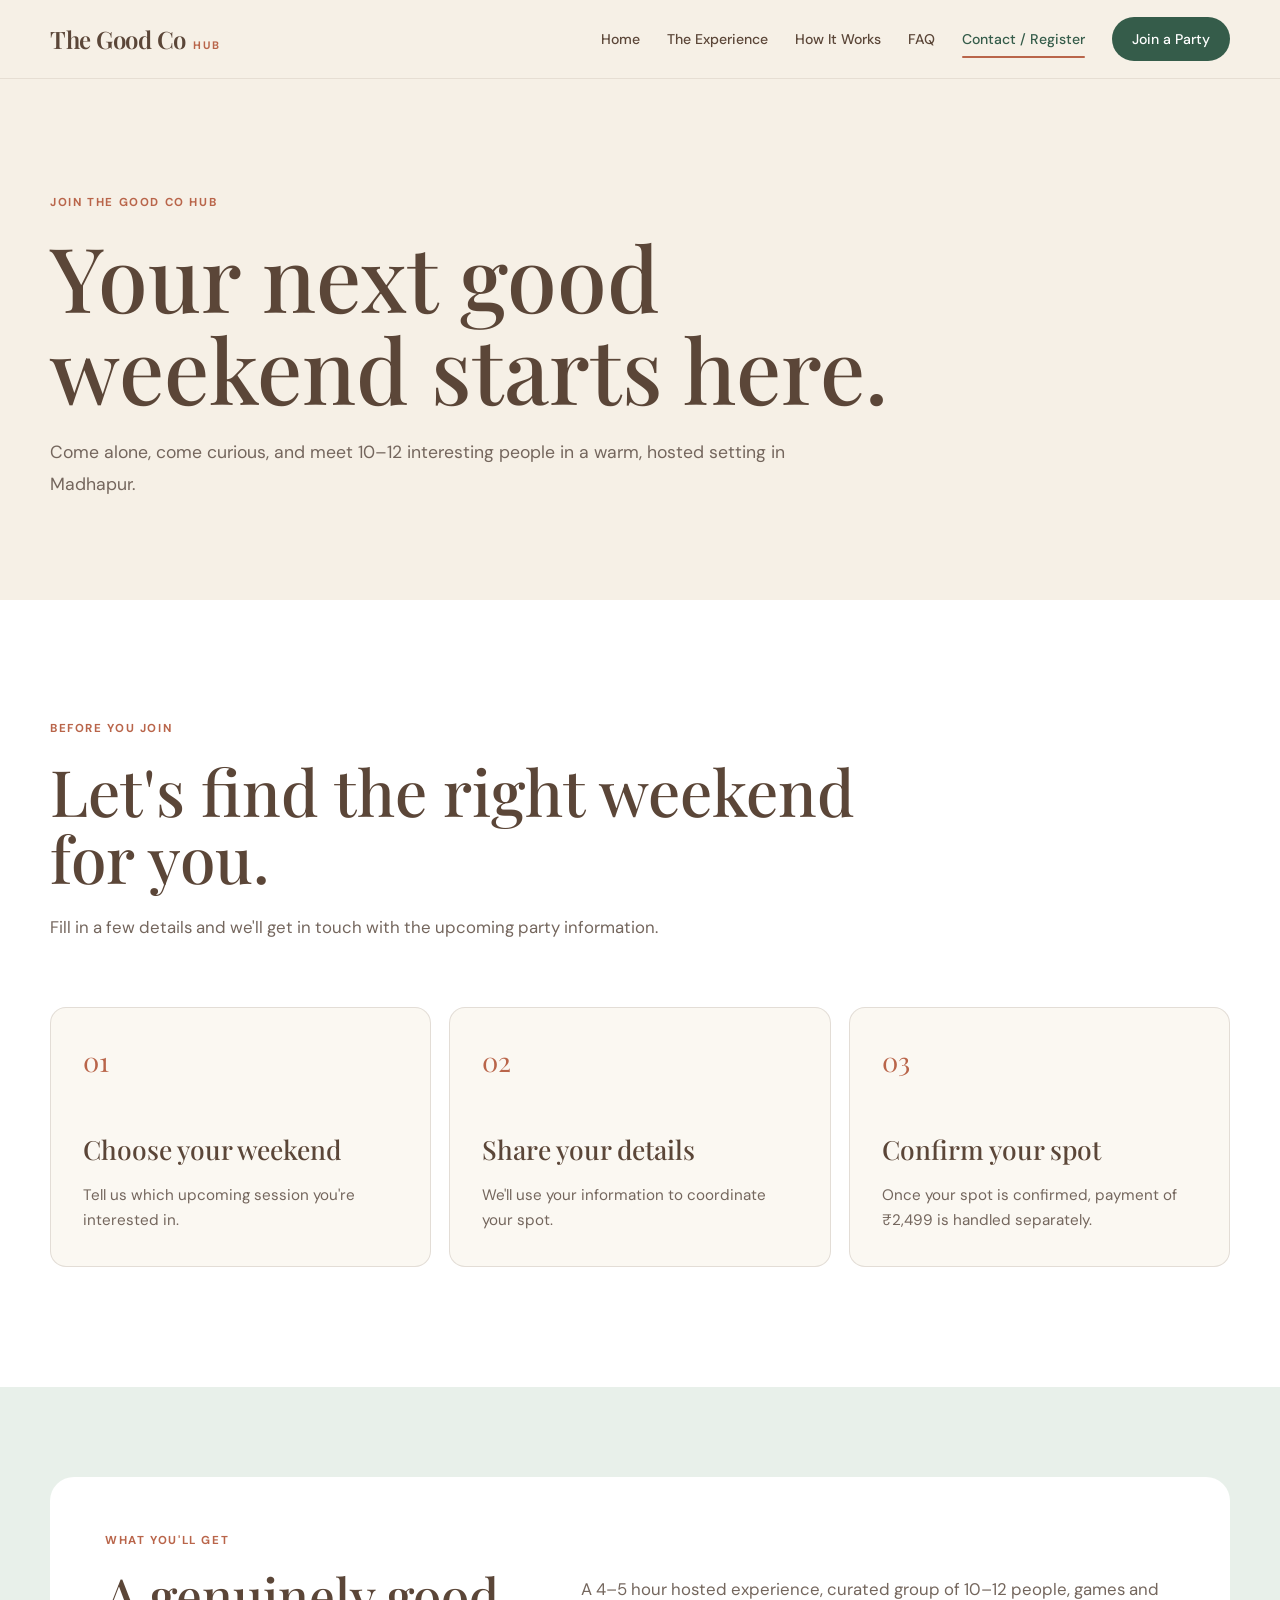
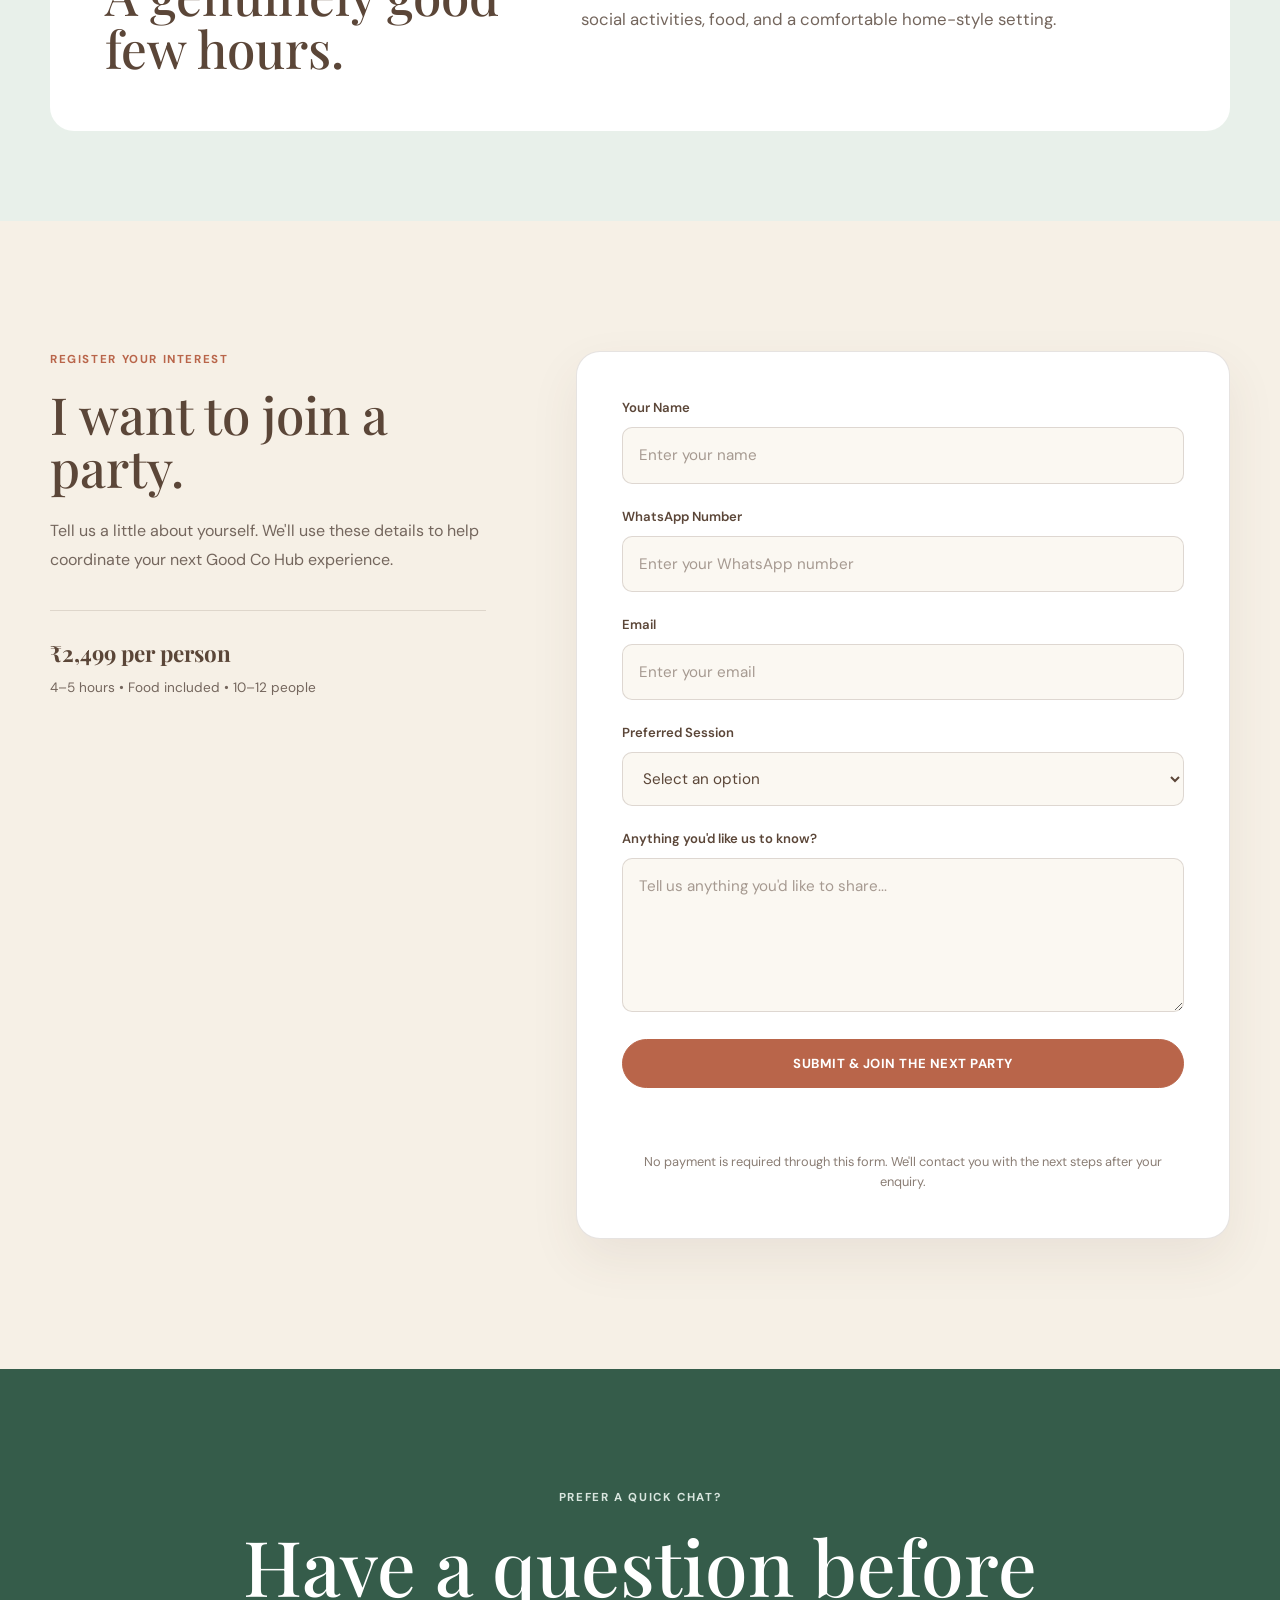
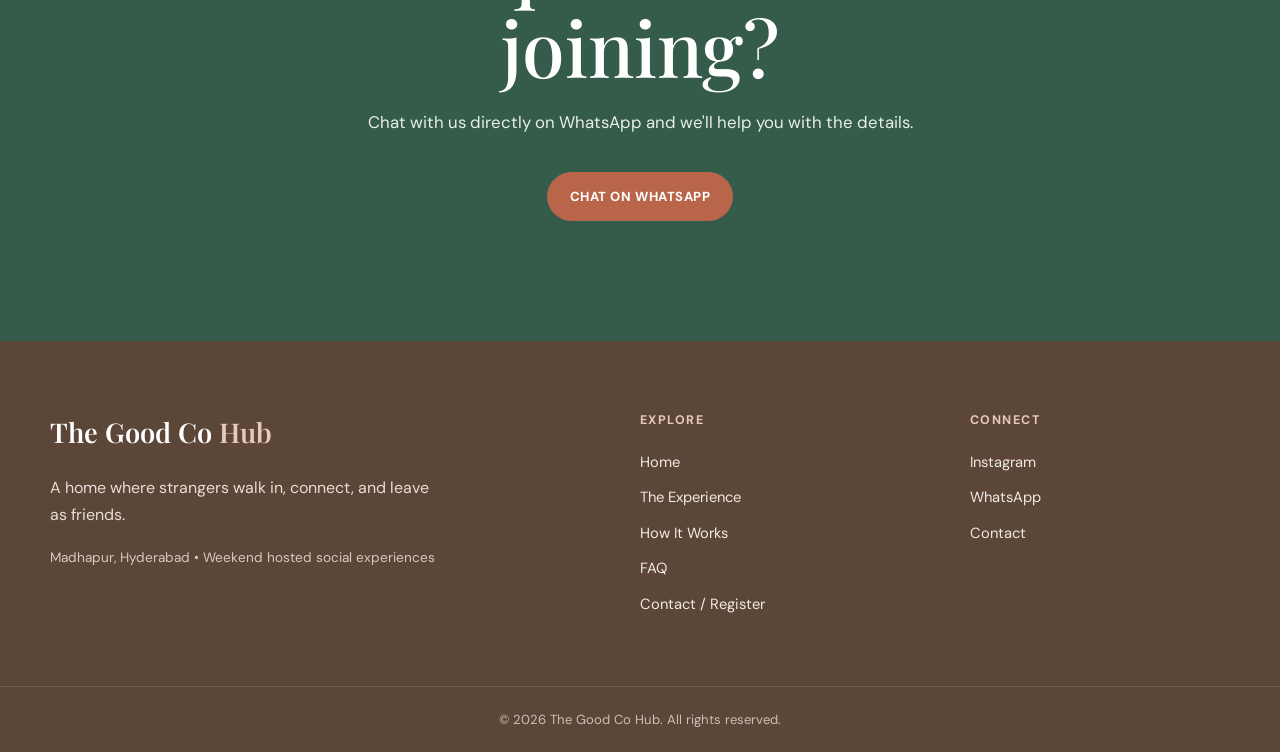
<file: contact.html>
<!DOCTYPE html>
<html lang="en">

<head>

    <meta charset="UTF-8">
    <meta
        name="viewport"
        content="width=device-width, initial-scale=1.0"
    >

    <meta
        name="description"
        content="Join The Good Co Hub — register your interest for a weekend social experience in Madhapur, Hyderabad."
    >

    <title>Join a Party | The Good Co Hub</title>


    <!-- Google Fonts -->

    <link rel="preconnect" href="https://fonts.googleapis.com">
    <link
        rel="preconnect"
        href="https://fonts.gstatic.com"
        crossorigin
    >

    <link
        href="https://fonts.googleapis.com/css2?family=DM+Sans:wght@400;500;600;700&family=Playfair+Display:wght@500;600&display=swap"
        rel="stylesheet"
    >


    <!-- CSS -->

    <link
        rel="stylesheet"
        href="css/style.css"
    >

    <link
        rel="stylesheet"
        href="css/responsive.css"
    >

</head>


<body>


    <!-- =========================================
         NAVBAR
         ========================================= -->

    <header class="navbar">

        <div class="container nav-container">

            <a
                href="index.html"
                class="brand"
            >
                <span>The Good Co</span>
                <strong>HUB</strong>
            </a>


            <nav class="nav-menu">

                <a href="index.html">
                    Home
                </a>

                <a href="experience.html">
                    The Experience
                </a>

                <a href="how-it-works.html">
                    How It Works
                </a>

                <a href="faq.html">
                    FAQ
                </a>

                <a
                    href="contact.html"
                    class="active"
                >
                    Contact / Register
                </a>

                <a
                    href="contact.html"
                    class="nav-cta"
                >
                    Join a Party
                </a>

            </nav>


            <button
                class="menu-toggle"
                type="button"
                aria-label="Open menu"
                aria-expanded="false"
            >
                ☰
            </button>

        </div>

    </header>



    <!-- =========================================
         MAIN
         ========================================= -->

    <main>


        <!-- =========================================
             CONTACT HERO
             ========================================= -->

        <section class="contact-hero">

            <div class="container">

                <div class="contact-hero-content">

                    <p class="section-eyebrow">
                        JOIN THE GOOD CO HUB
                    </p>

                    <h1>
                        Your next good weekend starts here.
                    </h1>

                    <p>
                        Come alone, come curious, and meet 10–12
                        interesting people in a warm, hosted setting
                        in Madhapur.
                    </p>

                </div>

            </div>

        </section>



        <!-- =========================================
             BEFORE YOU JOIN
             ========================================= -->

        <section class="contact-process">

            <div class="container">

                <div class="contact-process-heading">

                    <p class="section-eyebrow">
                        BEFORE YOU JOIN
                    </p>

                    <h2>
                        Let's find the right weekend for you.
                    </h2>

                    <p>
                        Fill in a few details and we'll get in touch
                        with the upcoming party information.
                    </p>

                </div>


                <div class="contact-process-grid">


                    <article class="contact-process-card">

                        <span>01</span>

                        <h3>
                            Choose your weekend
                        </h3>

                        <p>
                            Tell us which upcoming session
                            you're interested in.
                        </p>

                    </article>


                    <article class="contact-process-card">

                        <span>02</span>

                        <h3>
                            Share your details
                        </h3>

                        <p>
                            We'll use your information to
                            coordinate your spot.
                        </p>

                    </article>


                    <article class="contact-process-card">

                        <span>03</span>

                        <h3>
                            Confirm your spot
                        </h3>

                        <p>
                            Once your spot is confirmed,
                            payment of ₹2,499 is handled separately.
                        </p>

                    </article>

                </div>

            </div>

        </section>



        <!-- =========================================
             WHAT YOU GET
             ========================================= -->

        <section class="contact-included">

            <div class="container">

                <div class="contact-included-card">

                    <div>

                        <p class="section-eyebrow">
                            WHAT YOU'LL GET
                        </p>

                        <h2>
                            A genuinely good few hours.
                        </h2>

                    </div>


                    <p>
                        A 4–5 hour hosted experience, curated group
                        of 10–12 people, games and social activities,
                        food, and a comfortable home-style setting.
                    </p>

                </div>

            </div>

        </section>



        <!-- =========================================
             REGISTRATION
             ========================================= -->

        <section class="registration-section">

            <div class="container">

                <div class="registration-layout">


                    <!-- FORM INTRO -->

                    <div class="registration-intro">

                        <p class="section-eyebrow">
                            REGISTER YOUR INTEREST
                        </p>

                        <h2>
                            I want to join a party.
                        </h2>

                        <p>
                            Tell us a little about yourself.
                            We'll use these details to help
                            coordinate your next Good Co Hub experience.
                        </p>

                        <div class="registration-note">

                            <strong>
                                ₹2,499 per person
                            </strong>

                            <span>
                                4–5 hours • Food included • 10–12 people
                            </span>

                        </div>

                    </div>



                    <!-- FORM -->

                    <div class="registration-form-card">

                        <form
                            id="registrationForm"
                            class="registration-form"
                        >


                            <!-- NAME -->

                            <div class="form-group">

                                <label for="name">
                                    Your Name
                                </label>

                                <input
                                    type="text"
                                    id="name"
                                    name="name"
                                    placeholder="Enter your name"
                                    autocomplete="name"
                                    required
                                >

                            </div>



                            <!-- PHONE -->

                            <div class="form-group">

                                <label for="phone">
                                    WhatsApp Number
                                </label>

                                <input
                                    type="tel"
                                    id="phone"
                                    name="phone"
                                    placeholder="Enter your WhatsApp number"
                                    autocomplete="tel"
                                    required
                                >

                            </div>



                            <!-- EMAIL -->

                            <div class="form-group">

                                <label for="email">
                                    Email
                                </label>

                                <input
                                    type="email"
                                    id="email"
                                    name="email"
                                    placeholder="Enter your email"
                                    autocomplete="email"
                                    required
                                >

                            </div>



                            <!-- WEEKEND -->

                            <div class="form-group">

                                <label for="weekend">
                                    Preferred Session
                                </label>

                                <select
                                    id="weekend"
                                    name="weekend"
                                    required
                                >

                                    <option
                                        value=""
                                        selected
                                        disabled
                                    >
                                        Select an option
                                    </option>

                                    <option value="next-party">
                                        Next available party
                                    </option>

                                    <option value="saturday">
                                        Saturday
                                    </option>

                                    <option value="sunday">
                                        Sunday
                                    </option>

                                    <option value="either">
                                        Either Saturday or Sunday
                                    </option>

                                </select>

                            </div>



                            <!-- MESSAGE -->

                            <div class="form-group">

                                <label for="message">
                                    Anything you'd like us to know?
                                </label>

                                <textarea
                                    id="message"
                                    name="message"
                                    rows="5"
                                    placeholder="Tell us anything you'd like to share..."
                                ></textarea>

                            </div>



                            <!-- SUBMIT -->

                            <button
                                type="submit"
                                class="btn btn-primary registration-submit"
                            >
                                SUBMIT & JOIN THE NEXT PARTY
                            </button>


                            <p
                                id="formMessage"
                                class="form-message"
                            ></p>


                            <p class="form-note">
                                No payment is required through this form.
                                We'll contact you with the next steps
                                after your enquiry.
                            </p>

                        </form>

                    </div>

                </div>

            </div>

        </section>



        <!-- =========================================
             WHATSAPP CTA
             ========================================= -->

        <section class="contact-whatsapp">

            <div class="container">

                <div class="contact-whatsapp-content">

                    <p class="section-eyebrow">
                        PREFER A QUICK CHAT?
                    </p>

                    <h2>
                        Have a question before joining?
                    </h2>

                    <p>
                        Chat with us directly on WhatsApp and
                        we'll help you with the details.
                    </p>

                    <a
                        href="https://wa.me/916302106405"
                        target="_blank"
                        rel="noopener"
                        class="btn btn-primary"
                    >
                        CHAT ON WHATSAPP
                    </a>

                </div>

            </div>

        </section>


    </main>



    <!-- =========================================
         FOOTER
         ========================================= -->

    <footer class="site-footer">

        <div class="container footer-content">


            <div class="footer-brand">

                <a
                    href="index.html"
                    class="footer-logo"
                >
                    The Good Co <span>Hub</span>
                </a>

                <p>
                    A home where strangers walk in, connect,
                    and leave as friends.
                </p>

                <span>
                    Madhapur, Hyderabad • Weekend hosted social experiences
                </span>

            </div>



            <div class="footer-links">

                <h4>
                    Explore
                </h4>

                <a href="index.html">
                    Home
                </a>

                <a href="experience.html">
                    The Experience
                </a>

                <a href="how-it-works.html">
                    How It Works
                </a>

                <a href="faq.html">
                    FAQ
                </a>

                <a href="contact.html">
                    Contact / Register
                </a>

            </div>



            <div class="footer-social">

                <h4>
                    Connect
                </h4>

                <a href="#">
                    Instagram
                </a>

                <a
                    href="https://wa.me/916302106405"
                    target="_blank"
                    rel="noopener"
                >
                    WhatsApp
                </a>

                <a href="contact.html">
                    Contact
                </a>

            </div>


        </div>


        <div class="footer-bottom">

            <div class="container">

                <p>
                    © 2026 The Good Co Hub. All rights reserved.
                </p>

            </div>

        </div>

    </footer>



    <!-- JavaScript -->

    <script src="js/script.js"></script>

</body>

</html>
</file>
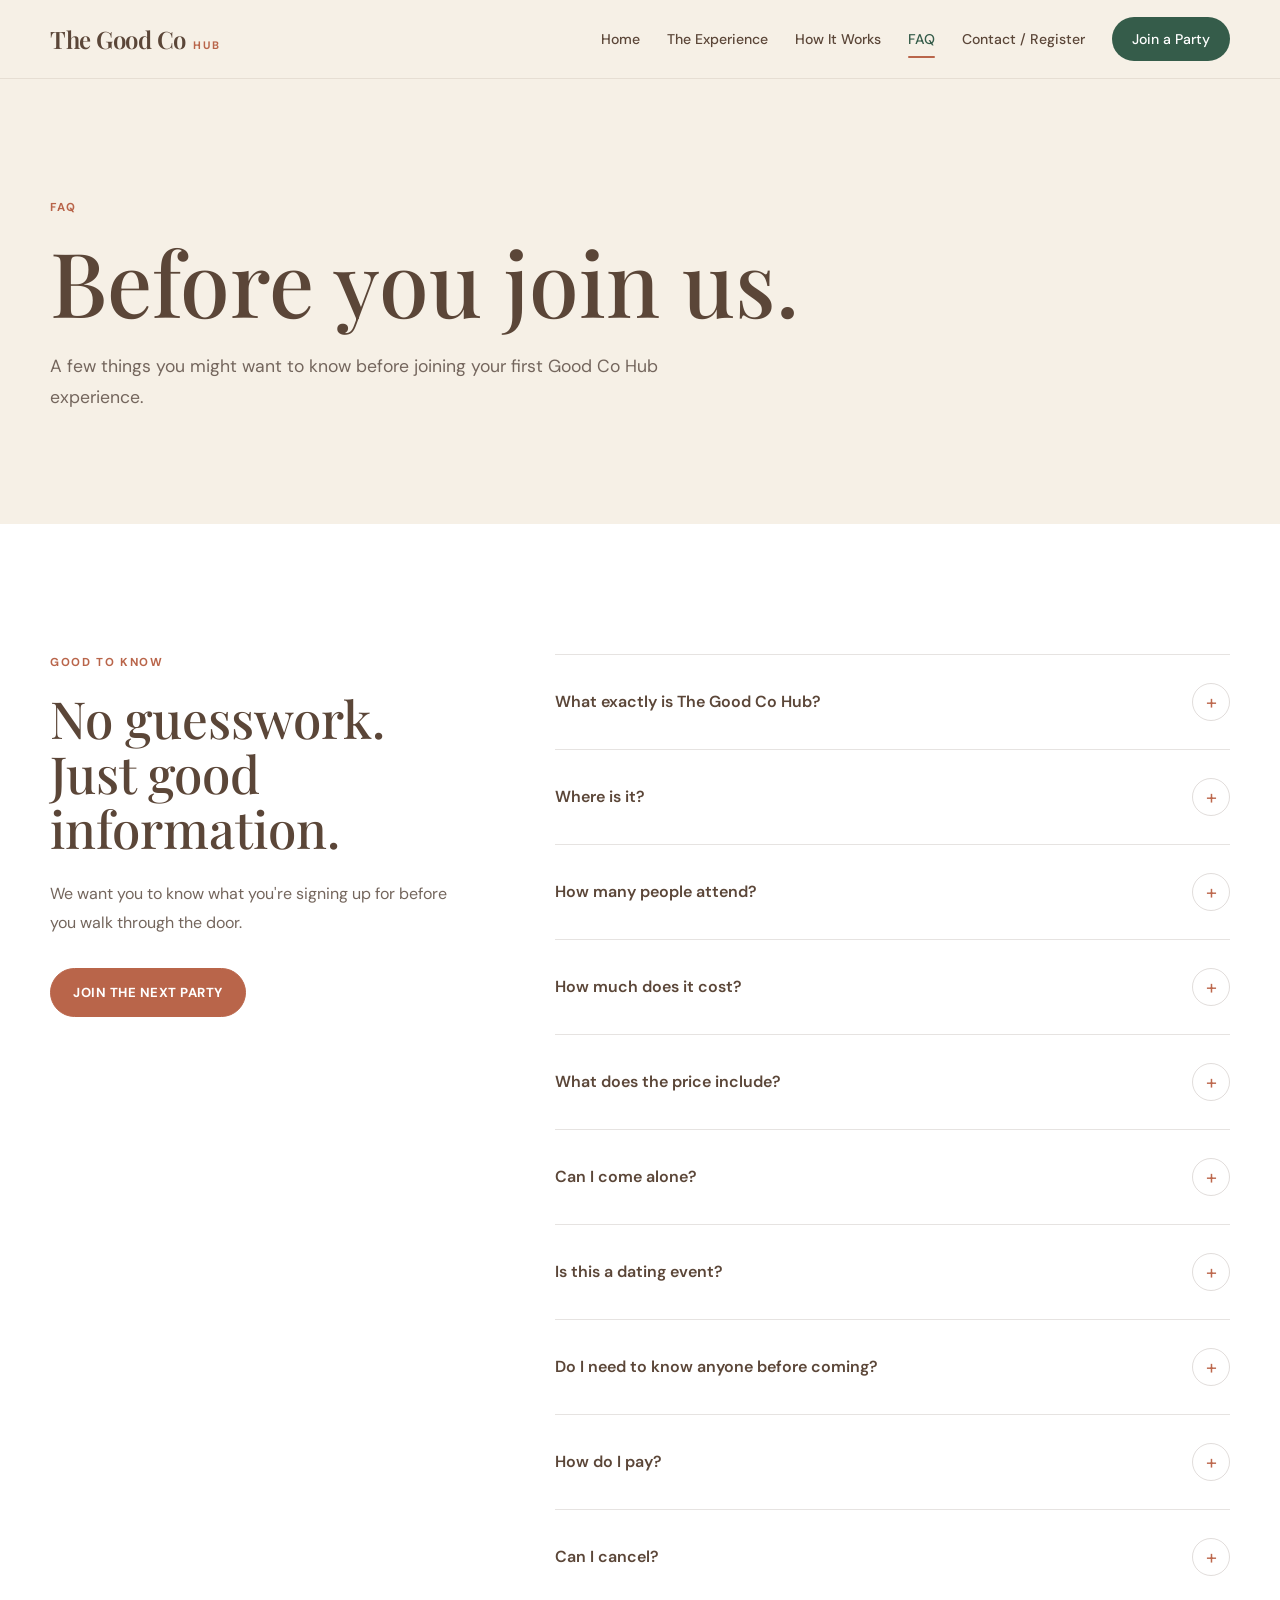
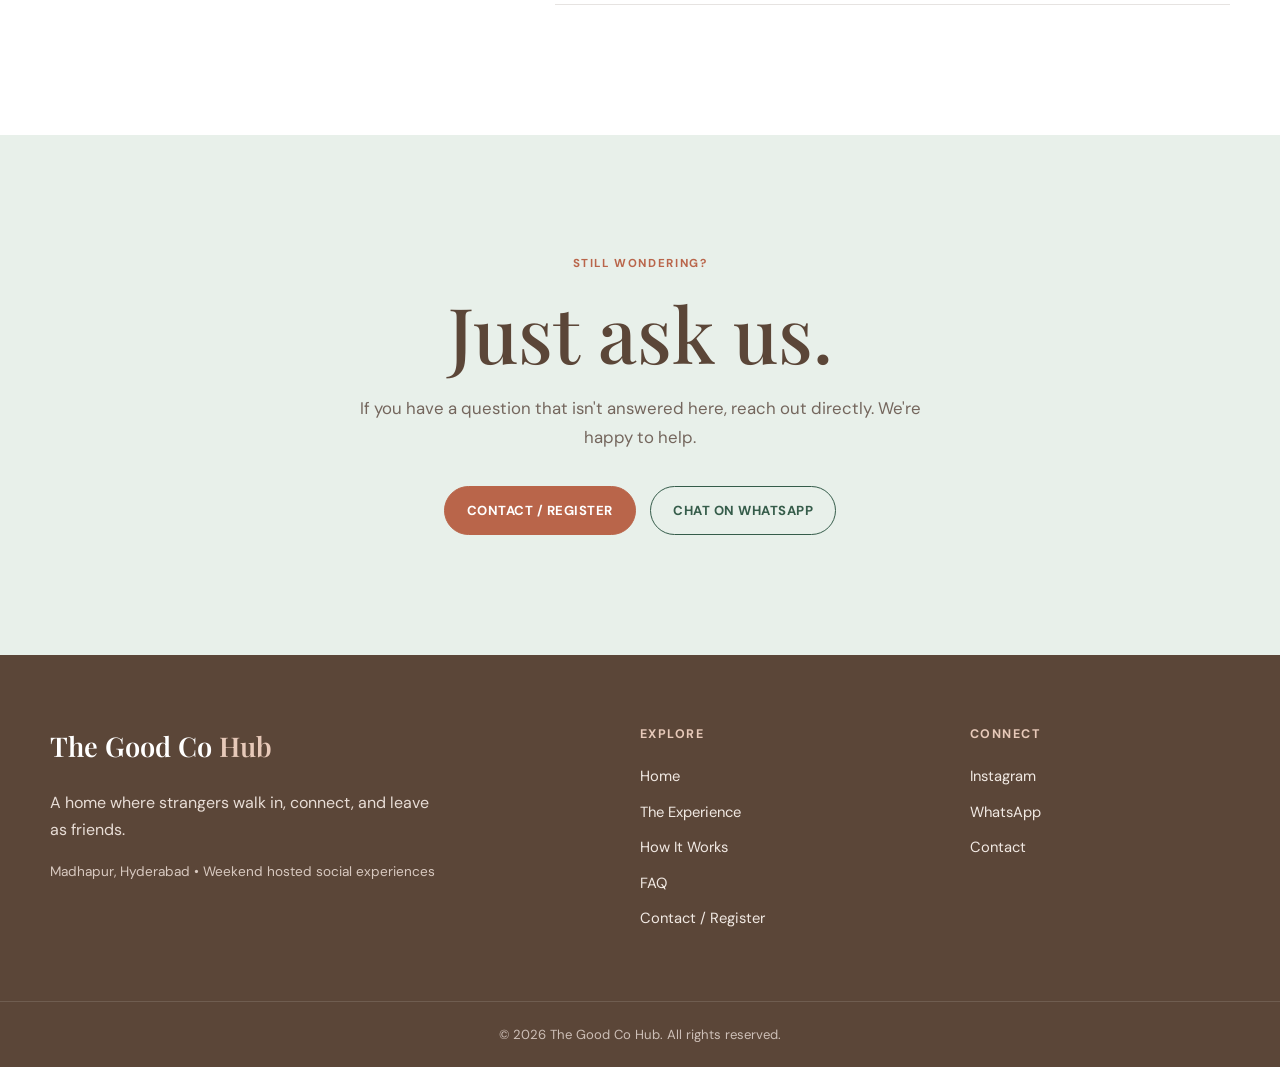
<file: faq.html>
<!DOCTYPE html>
<html lang="en">

<head>

    <meta charset="UTF-8">
    <meta name="viewport" content="width=device-width, initial-scale=1.0">

    <meta
        name="description"
        content="Frequently asked questions about The Good Co Hub weekend social experiences in Madhapur, Hyderabad."
    >

    <title>FAQ | The Good Co Hub</title>

    <!-- Google Fonts -->

    <link rel="preconnect" href="https://fonts.googleapis.com">
    <link rel="preconnect" href="https://fonts.gstatic.com" crossorigin>

    <link
        href="https://fonts.googleapis.com/css2?family=DM+Sans:wght@400;500;600;700&family=Playfair+Display:wght@500;600&display=swap"
        rel="stylesheet"
    >

    <!-- CSS -->

    <link rel="stylesheet" href="css/style.css">
    <link rel="stylesheet" href="css/responsive.css">

</head>


<body>


    <!-- =========================================
         NAVBAR
         ========================================= -->

    <header class="navbar">

        <div class="container nav-container">

            <a href="index.html" class="brand">

                <span>
                    The Good Co
                </span>

                <strong>
                    HUB
                </strong>

            </a>


            <nav class="nav-menu">

                <a href="index.html">
                    Home
                </a>

                <a href="experience.html">
                    The Experience
                </a>

                <a href="how-it-works.html">
                    How It Works
                </a>

                <a
                    href="faq.html"
                    class="active"
                >
                    FAQ
                </a>

                <a href="contact.html">
                    Contact / Register
                </a>

                <a
                    href="contact.html"
                    class="nav-cta"
                >
                    Join a Party
                </a>

            </nav>


            <button
                class="menu-toggle"
                type="button"
                aria-label="Open menu"
                aria-expanded="false"
            >
                ☰
            </button>

        </div>

    </header>



    <!-- =========================================
         MAIN
         ========================================= -->

    <main>


        <!-- =========================================
             FAQ HERO
             ========================================= -->

        <section class="faq-hero">

            <div class="container">

                <div class="faq-hero-content">

                    <p class="section-eyebrow">
                        FAQ
                    </p>

                    <h1>
                        Before you join us.
                    </h1>

                    <p>
                        A few things you might want to know
                        before joining your first Good Co Hub experience.
                    </p>

                </div>

            </div>

        </section>



        <!-- =========================================
             FAQ ACCORDION
             ========================================= -->

        <section class="faq-page-section">

            <div class="container">

                <div class="faq-page-grid">


                    <!-- LEFT -->

                    <div class="faq-page-intro">

                        <p class="section-eyebrow">
                            GOOD TO KNOW
                        </p>

                        <h2>
                            No guesswork.
                            Just good information.
                        </h2>

                        <p>
                            We want you to know what you're signing
                            up for before you walk through the door.
                        </p>

                        <a
                            href="contact.html"
                            class="btn btn-primary"
                        >
                            JOIN THE NEXT PARTY
                        </a>

                    </div>



                    <!-- RIGHT -->

                    <div class="faq-page-list">


                        <!-- FAQ 01 -->

                        <div class="faq-page-item">

                            <button
                                class="faq-page-question"
                                type="button"
                                aria-expanded="false"
                            >

                                <span>
                                    What exactly is The Good Co Hub?
                                </span>

                                <span class="faq-page-icon">
                                    +
                                </span>

                            </button>


                            <div class="faq-page-answer">

                                <p>
                                    A hosted weekend social experience
                                    where a small group of strangers
                                    come together to meet, play games,
                                    eat, talk and have a good time in a
                                    comfortable home setting.
                                </p>

                            </div>

                        </div>



                        <!-- FAQ 02 -->

                        <div class="faq-page-item">

                            <button
                                class="faq-page-question"
                                type="button"
                                aria-expanded="false"
                            >

                                <span>
                                    Where is it?
                                </span>

                                <span class="faq-page-icon">
                                    +
                                </span>

                            </button>


                            <div class="faq-page-answer">

                                <p>
                                    Madhapur, Hyderabad. The exact
                                    address and arrival details are
                                    shared with confirmed guests.
                                </p>

                            </div>

                        </div>



                        <!-- FAQ 03 -->

                        <div class="faq-page-item">

                            <button
                                class="faq-page-question"
                                type="button"
                                aria-expanded="false"
                            >

                                <span>
                                    How many people attend?
                                </span>

                                <span class="faq-page-icon">
                                    +
                                </span>

                            </button>


                            <div class="faq-page-answer">

                                <p>
                                    Typically 10–12 guests per
                                    hosted session.
                                </p>

                            </div>

                        </div>



                        <!-- FAQ 04 -->

                        <div class="faq-page-item">

                            <button
                                class="faq-page-question"
                                type="button"
                                aria-expanded="false"
                            >

                                <span>
                                    How much does it cost?
                                </span>

                                <span class="faq-page-icon">
                                    +
                                </span>

                            </button>


                            <div class="faq-page-answer">

                                <p>
                                    The experience costs
                                    ₹2,499 per person.
                                </p>

                            </div>

                        </div>



                        <!-- FAQ 05 -->

                        <div class="faq-page-item">

                            <button
                                class="faq-page-question"
                                type="button"
                                aria-expanded="false"
                            >

                                <span>
                                    What does the price include?
                                </span>

                                <span class="faq-page-icon">
                                    +
                                </span>

                            </button>


                            <div class="faq-page-answer">

                                <p>
                                    The hosted 4–5 hour experience,
                                    games and activities, the social
                                    setup, and lunch or dinner depending
                                    on the session.
                                </p>

                            </div>

                        </div>



                        <!-- FAQ 06 -->

                        <div class="faq-page-item">

                            <button
                                class="faq-page-question"
                                type="button"
                                aria-expanded="false"
                            >

                                <span>
                                    Can I come alone?
                                </span>

                                <span class="faq-page-icon">
                                    +
                                </span>

                            </button>


                            <div class="faq-page-answer">

                                <p>
                                    Yes. In fact, the format is designed
                                    so you can come alone and meet the
                                    rest of the group.
                                </p>

                            </div>

                        </div>



                        <!-- FAQ 07 -->

                        <div class="faq-page-item">

                            <button
                                class="faq-page-question"
                                type="button"
                                aria-expanded="false"
                            >

                                <span>
                                    Is this a dating event?
                                </span>

                                <span class="faq-page-icon">
                                    +
                                </span>

                            </button>


                            <div class="faq-page-answer">

                                <p>
                                    No. It is a social experience.
                                    The focus is on meeting people,
                                    conversations, games, food and
                                    having a good weekend.
                                </p>

                            </div>

                        </div>







                        <!-- FAQ 09 -->

                        <div class="faq-page-item">

                            <button
                                class="faq-page-question"
                                type="button"
                                aria-expanded="false"
                            >

                                <span>
                                    Do I need to know anyone before coming?
                                </span>

                                <span class="faq-page-icon">
                                    +
                                </span>

                            </button>


                            <div class="faq-page-answer">

                                <p>
                                    No. You can come without knowing
                                    anyone. The experience is designed
                                    around meeting new people.
                                </p>

                            </div>

                        </div>



                        <!-- FAQ 10 -->

                        <div class="faq-page-item">

                            <button
                                class="faq-page-question"
                                type="button"
                                aria-expanded="false"
                            >

                                <span>
                                    How do I pay?
                                </span>

                                <span class="faq-page-icon">
                                    +
                                </span>

                            </button>


                            <div class="faq-page-answer">

                                <p>
                                    There is no payment gateway on the
                                    website initially. Register or enquire
                                    first; once your spot is confirmed,
                                    payment instructions will be shared.
                                </p>

                            </div>

                        </div>




                        <!-- FAQ 12 -->

                        <div class="faq-page-item">

                            <button
                                class="faq-page-question"
                                type="button"
                                aria-expanded="false"
                            >

                                <span>
                                    Can I cancel?
                                </span>

                                <span class="faq-page-icon">
                                    +
                                </span>

                            </button>


                            <div class="faq-page-answer">

                                <p>
                                    The cancellation and refund policy
                                    will be added once the final business
                                    policy has been decided.
                                </p>

                            </div>

                        </div>


                    </div>

                </div>

            </div>

        </section>



        <!-- =========================================
             FAQ CTA
             ========================================= -->

        <section class="faq-cta">

            <div class="container">

                <div class="faq-cta-content">

                    <p class="section-eyebrow">
                        STILL WONDERING?
                    </p>

                    <h2>
                        Just ask us.
                    </h2>

                    <p>
                        If you have a question that isn't answered here,
                        reach out directly. We're happy to help.
                    </p>

                    <div class="faq-cta-buttons">

                        <a
                            href="contact.html"
                            class="btn btn-primary"
                        >
                            CONTACT / REGISTER
                        </a>

                        <a
                            href="https://wa.me/916302106405"
                            target="_blank"
                            rel="noopener"
                            class="btn btn-outline"
                        >
                            CHAT ON WHATSAPP
                        </a>

                    </div>

                </div>

            </div>

        </section>


    </main>



    <!-- =========================================
         FOOTER
         ========================================= -->

    <footer class="site-footer">

        <div class="container footer-content">


            <div class="footer-brand">

                <a
                    href="index.html"
                    class="footer-logo"
                >
                    The Good Co <span>Hub</span>
                </a>

                <p>
                    A home where strangers walk in, connect,
                    and leave as friends.
                </p>

                <span>
                    Madhapur, Hyderabad • Weekend hosted social experiences
                </span>

            </div>



            <div class="footer-links">

                <h4>
                    Explore
                </h4>

                <a href="index.html">
                    Home
                </a>

                <a href="experience.html">
                    The Experience
                </a>

                <a href="how-it-works.html">
                    How It Works
                </a>

                <a href="faq.html">
                    FAQ
                </a>

                <a href="contact.html">
                    Contact / Register
                </a>

            </div>



            <div class="footer-social">

                <h4>
                    Connect
                </h4>

                <a href="#">
                    Instagram
                </a>

                <a
                    href="https://wa.me/916302106405"
                    target="_blank"
                    rel="noopener"
                >
                    WhatsApp
                </a>

                <a href="contact.html">
                    Contact
                </a>

            </div>


        </div>



        <div class="footer-bottom">

            <div class="container">

                <p>
                    © 2026 The Good Co Hub. All rights reserved.
                </p>

            </div>

        </div>

    </footer>



    <!-- JavaScript -->

    <script src="js/script.js"></script>

</body>

</html>
</file>
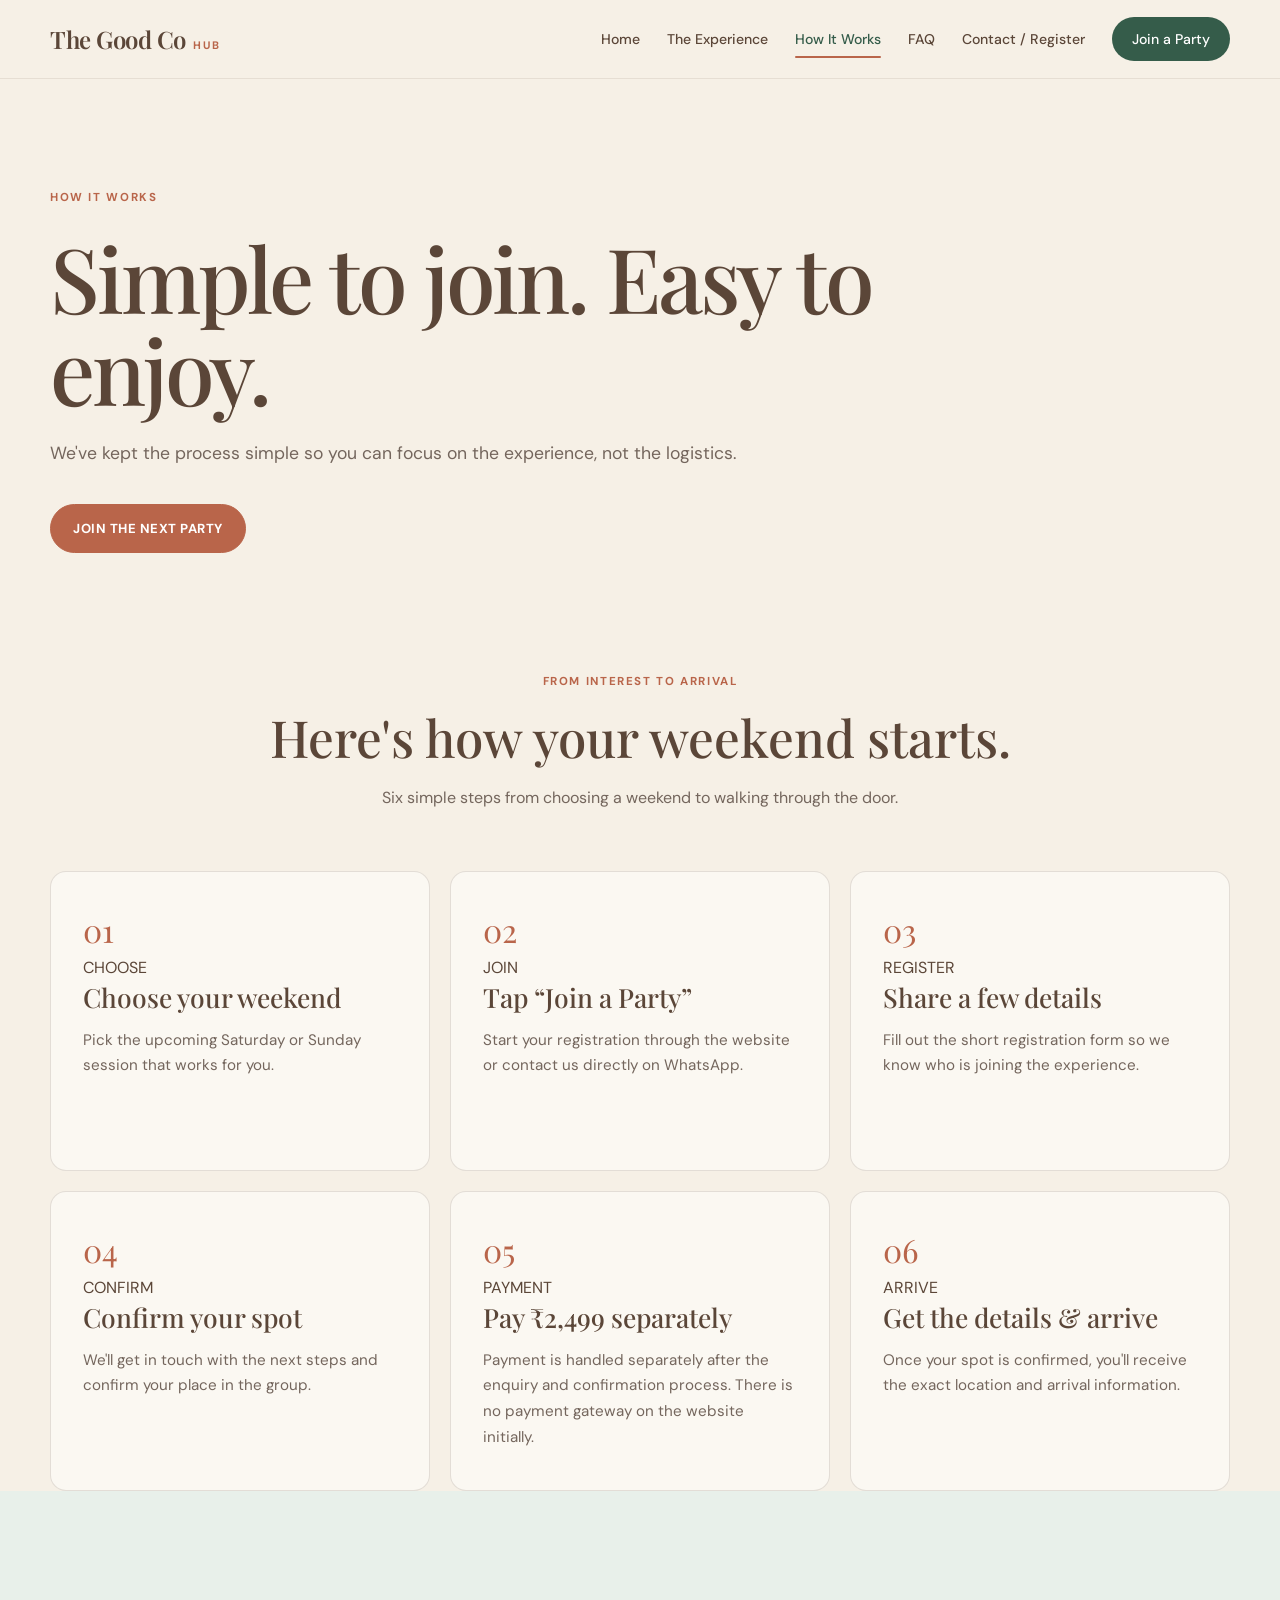
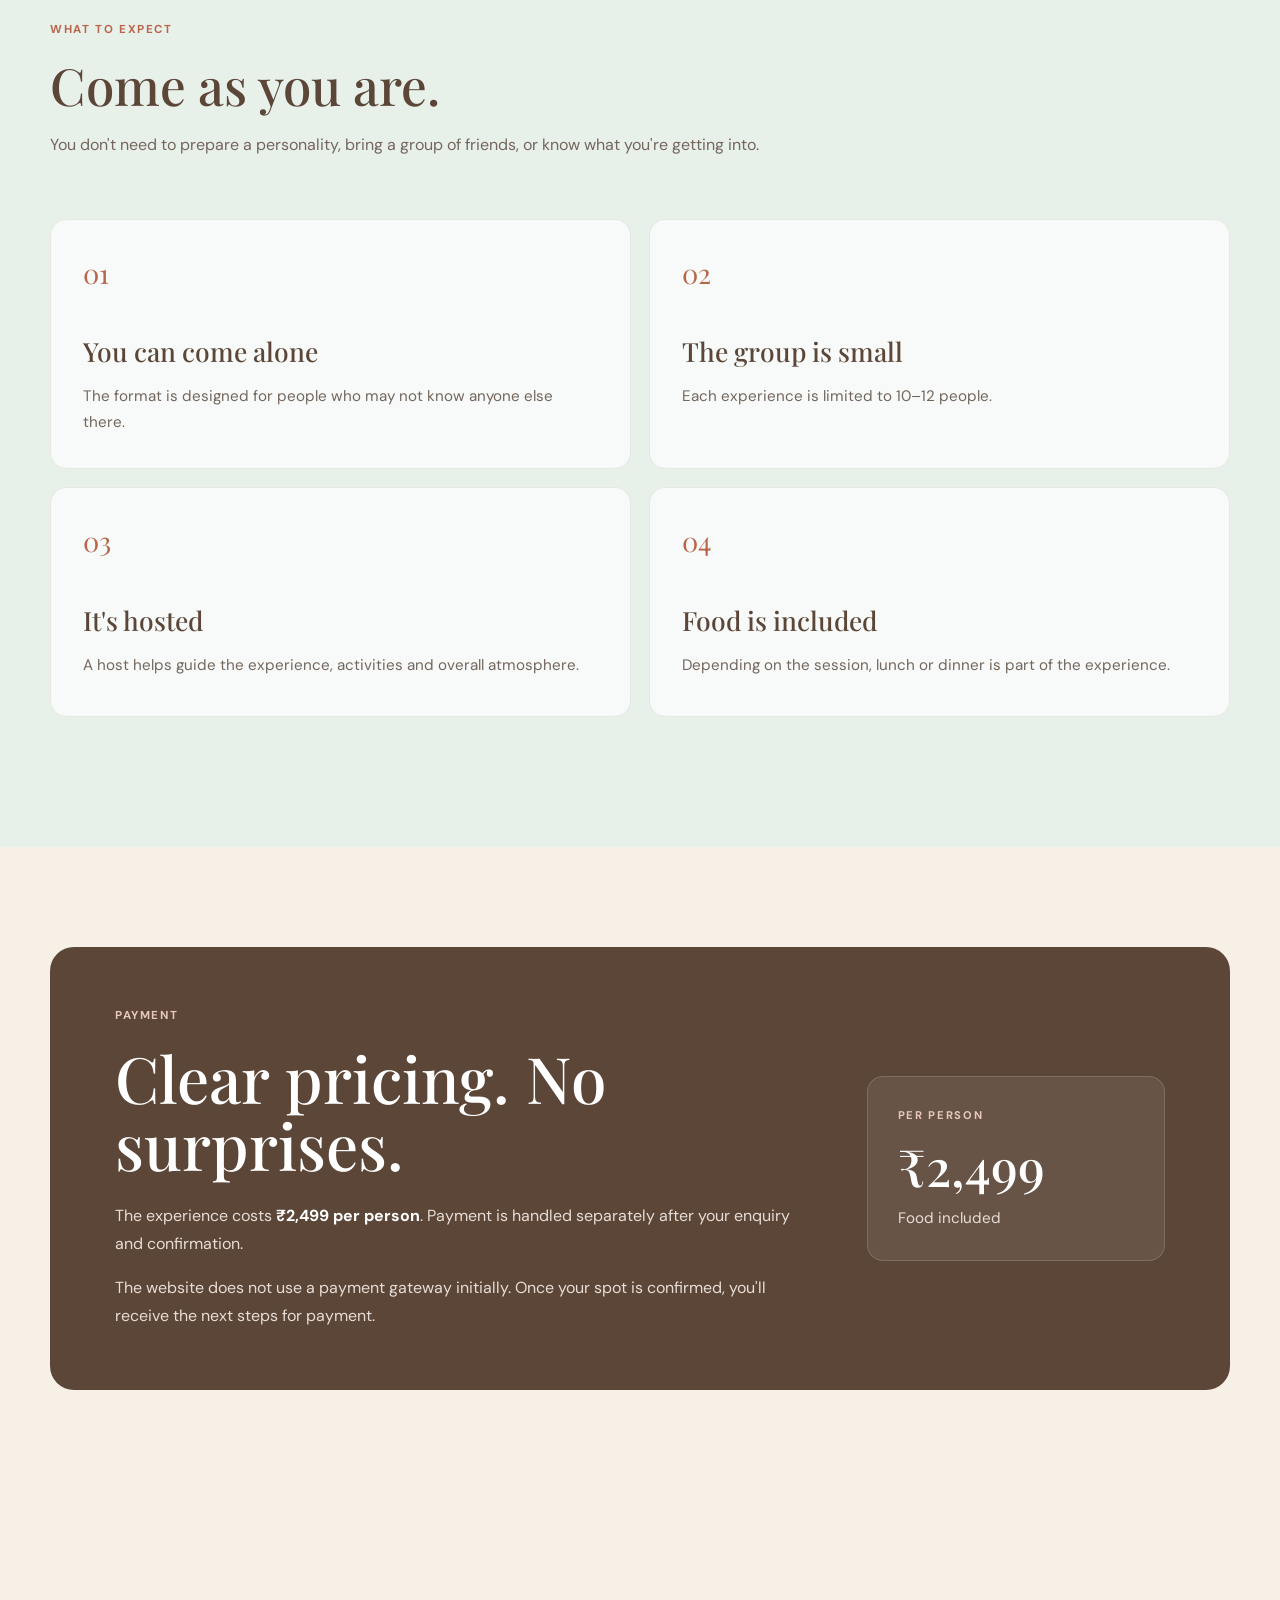
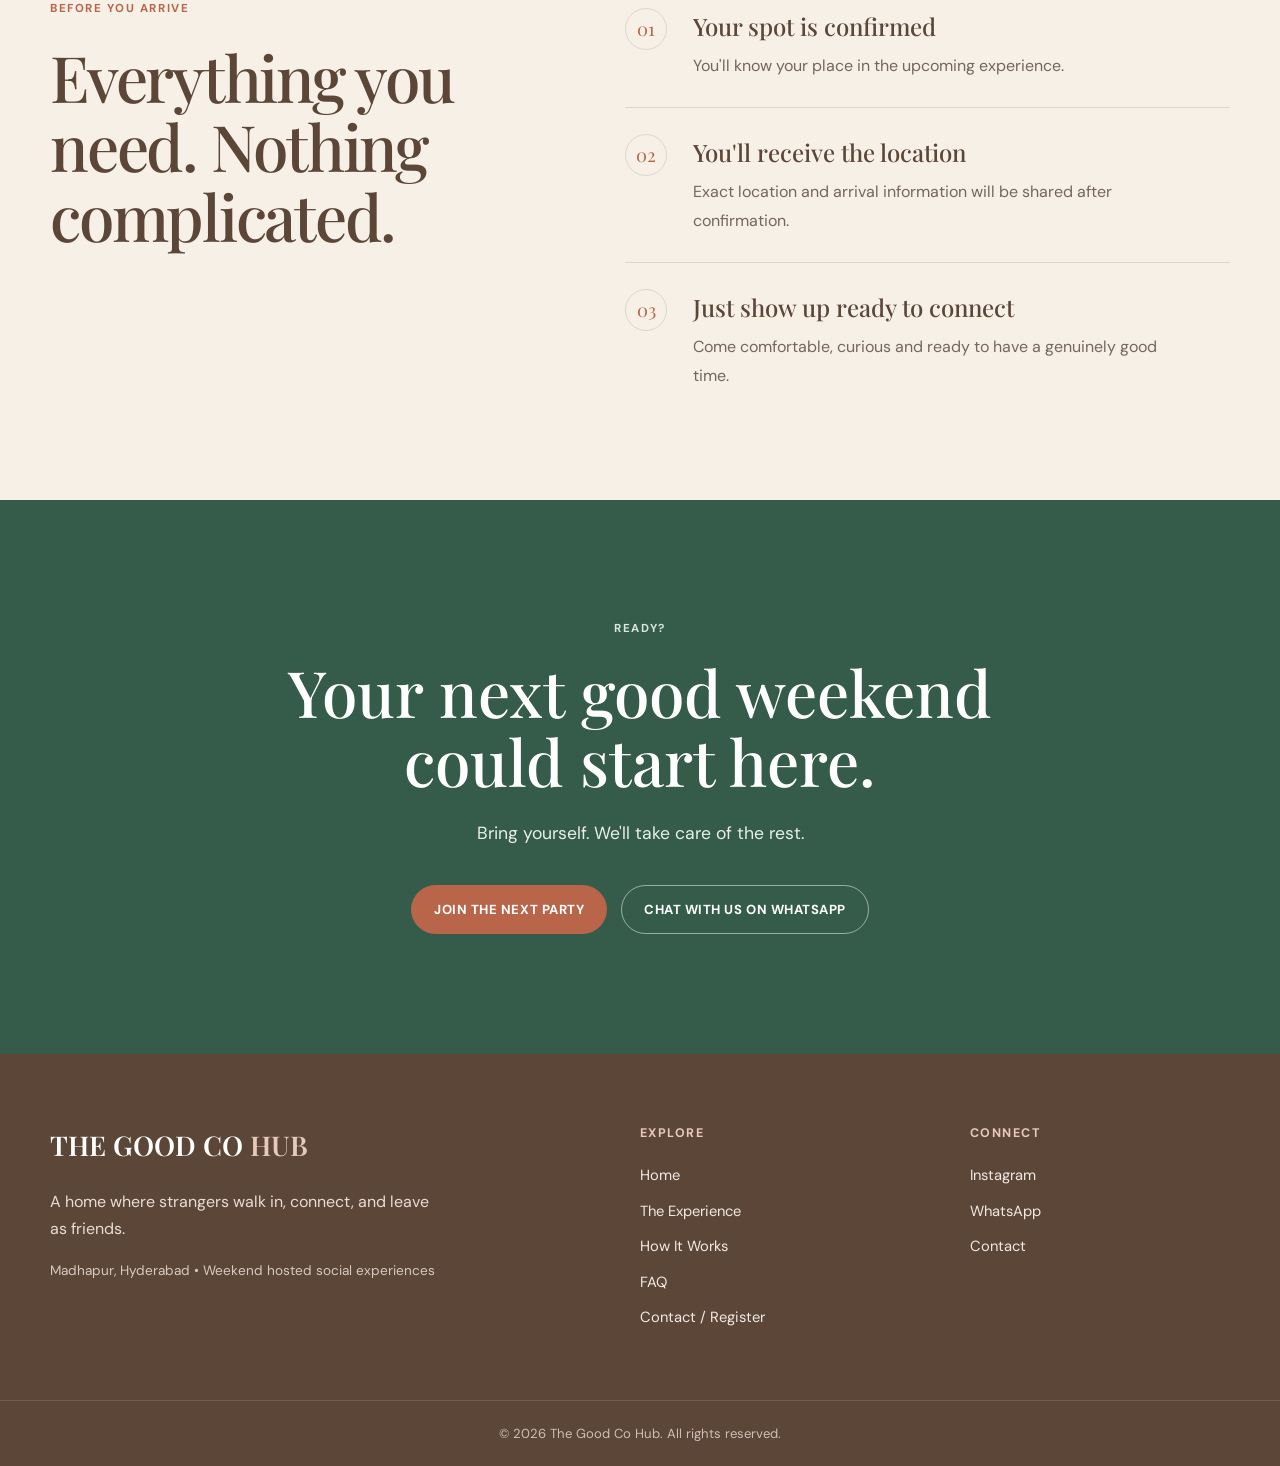
<file: how-it-works.html>
<!DOCTYPE html>
<html lang="en">

<head>

    <meta charset="UTF-8">

    <meta
        name="viewport"
        content="width=device-width, initial-scale=1.0"
    >

    <title>How It Works | The Good Co Hub</title>

    <meta
        name="description"
        content="See how The Good Co Hub weekend social experience works from registration to joining the party."
    >

    <!-- Google Fonts -->

    <link rel="preconnect" href="https://fonts.googleapis.com">

    <link
        rel="preconnect"
        href="https://fonts.gstatic.com"
        crossorigin
    >

    <link
        href="https://fonts.googleapis.com/css2?family=DM+Sans:wght@400;500;600;700&family=Playfair+Display:wght@500;600;700&display=swap"
        rel="stylesheet"
    >

    <!-- CSS -->

    <link
        rel="stylesheet"
        href="css/style.css"
    >

    <link
        rel="stylesheet"
        href="css/responsive.css"
    >

</head>


<body>


    <!-- =================================================
         NAVBAR
    ================================================= -->

    <header class="navbar">

        <div class="container nav-container">

            <a
                href="index.html"
                class="brand"
            >
                <span>The Good Co</span>
                <strong>HUB</strong>
            </a>


            <nav class="nav-menu">

                <a href="index.html">
                    Home
                </a>

                <a href="experience.html">
                    The Experience
                </a>

                <a
                    href="how-it-works.html"
                    class="active"
                >
                    How It Works
                </a>

                <a href="faq.html">
                    FAQ
                </a>

                <a href="contact.html">
                    Contact / Register
                </a>

                <a
                    href="contact.html"
                    class="nav-cta"
                >
                    Join a Party
                </a>

            </nav>


            <button
                class="menu-toggle"
                aria-label="Open menu"
            >
                ☰
            </button>

        </div>

    </header>



    <!-- =================================================
         MAIN
    ================================================= -->

    <main>


        <!-- =================================================
             HERO
        ================================================= -->

        <section class="how-hero">

            <div class="container">

                <div class="how-hero-content">

                    <p class="section-eyebrow">
                        HOW IT WORKS
                    </p>

                    <h1>
                        Simple to join.
                        Easy to enjoy.
                    </h1>

                    <p>
                        We've kept the process simple so you
                        can focus on the experience, not the
                        logistics.
                    </p>

                    <a
                        href="contact.html"
                        class="btn btn-primary"
                    >
                        JOIN THE NEXT PARTY
                    </a>

                </div>

            </div>

        </section>



        <!-- =================================================
             BOOKING FLOW
        ================================================= -->

        <section class="booking-flow">

            <div class="container">

                <div class="section-heading centered">

                    <p class="section-eyebrow">
                        FROM INTEREST TO ARRIVAL
                    </p>

                    <h2>
                        Here's how your weekend starts.
                    </h2>

                    <p>
                        Six simple steps from choosing a weekend
                        to walking through the door.
                    </p>

                </div>


                <div class="booking-steps">


                    <!-- STEP 01 -->

                    <article class="booking-step">

                        <div class="booking-number">
                            01
                        </div>

                        <div class="booking-content">

                            <span>
                                CHOOSE
                            </span>

                            <h3>
                                Choose your weekend
                            </h3>

                            <p>
                                Pick the upcoming Saturday or
                                Sunday session that works for you.
                            </p>

                        </div>

                    </article>



                    <!-- STEP 02 -->

                    <article class="booking-step">

                        <div class="booking-number">
                            02
                        </div>

                        <div class="booking-content">

                            <span>
                                JOIN
                            </span>

                            <h3>
                                Tap “Join a Party”
                            </h3>

                            <p>
                                Start your registration through
                                the website or contact us directly
                                on WhatsApp.
                            </p>

                        </div>

                    </article>



                    <!-- STEP 03 -->

                    <article class="booking-step">

                        <div class="booking-number">
                            03
                        </div>

                        <div class="booking-content">

                            <span>
                                REGISTER
                            </span>

                            <h3>
                                Share a few details
                            </h3>

                            <p>
                                Fill out the short registration
                                form so we know who is joining
                                the experience.
                            </p>

                        </div>

                    </article>



                    <!-- STEP 04 -->

                    <article class="booking-step">

                        <div class="booking-number">
                            04
                        </div>

                        <div class="booking-content">

                            <span>
                                CONFIRM
                            </span>

                            <h3>
                                Confirm your spot
                            </h3>

                            <p>
                                We'll get in touch with the next
                                steps and confirm your place in
                                the group.
                            </p>

                        </div>

                    </article>



                    <!-- STEP 05 -->

                    <article class="booking-step">

                        <div class="booking-number">
                            05
                        </div>

                        <div class="booking-content">

                            <span>
                                PAYMENT
                            </span>

                            <h3>
                                Pay ₹2,499 separately
                            </h3>

                            <p>
                                Payment is handled separately
                                after the enquiry and confirmation
                                process. There is no payment
                                gateway on the website initially.
                            </p>

                        </div>

                    </article>



                    <!-- STEP 06 -->

                    <article class="booking-step">

                        <div class="booking-number">
                            06
                        </div>

                        <div class="booking-content">

                            <span>
                                ARRIVE
                            </span>

                            <h3>
                                Get the details & arrive
                            </h3>

                            <p>
                                Once your spot is confirmed,
                                you'll receive the exact location
                                and arrival information.
                            </p>

                        </div>

                    </article>

                </div>

            </div>

        </section>



        <!-- =================================================
             WHAT TO EXPECT
        ================================================= -->

        <section class="expect-section">

            <div class="container">

                <div class="section-heading">

                    <p class="section-eyebrow">
                        WHAT TO EXPECT
                    </p>

                    <h2>
                        Come as you are.
                    </h2>

                    <p>
                        You don't need to prepare a personality,
                        bring a group of friends, or know what
                        you're getting into.
                    </p>

                </div>


                <div class="expect-grid">


                    <div class="expect-card">

                        <span>
                            01
                        </span>

                        <h3>
                            You can come alone
                        </h3>

                        <p>
                            The format is designed for people
                            who may not know anyone else there.
                        </p>

                    </div>



                    <div class="expect-card">

                        <span>
                            02
                        </span>

                        <h3>
                            The group is small
                        </h3>

                        <p>
                            Each experience is limited to
                            10–12 people.
                        </p>

                    </div>



                    <div class="expect-card">

                        <span>
                            03
                        </span>

                        <h3>
                            It's hosted
                        </h3>

                        <p>
                            A host helps guide the experience,
                            activities and overall atmosphere.
                        </p>

                    </div>



                    <div class="expect-card">

                        <span>
                            04
                        </span>

                        <h3>
                            Food is included
                        </h3>

                        <p>
                            Depending on the session, lunch
                            or dinner is part of the experience.
                        </p>

                    </div>

                </div>

            </div>

        </section>



        <!-- =================================================
             PAYMENT CLARITY
        ================================================= -->

        <section class="payment-section">

            <div class="container">

                <div class="payment-card">

                    <div class="payment-content">

                        <p class="section-eyebrow">
                            PAYMENT
                        </p>

                        <h2>
                            Clear pricing.
                            No surprises.
                        </h2>

                        <p>
                            The experience costs
                            <strong>₹2,499 per person</strong>.
                            Payment is handled separately after
                            your enquiry and confirmation.
                        </p>

                        <p>
                            The website does not use a payment
                            gateway initially. Once your spot is
                            confirmed, you'll receive the next
                            steps for payment.
                        </p>

                    </div>


                    <div class="price-display">

                        <span>
                            PER PERSON
                        </span>

                        <strong>
                            ₹2,499
                        </strong>

                        <small>
                            Food included
                        </small>

                    </div>

                </div>

            </div>

        </section>



        <!-- =================================================
             BEFORE YOU ARRIVE
        ================================================= -->

        <section class="arrival-section">

            <div class="container arrival-grid">


                <div class="arrival-heading">

                    <p class="section-eyebrow">
                        BEFORE YOU ARRIVE
                    </p>

                    <h2>
                        Everything you need.
                        Nothing complicated.
                    </h2>

                </div>


                <div class="arrival-list">

                    <div class="arrival-item">

                        <span>
                            01
                        </span>

                        <div>

                            <h3>
                                Your spot is confirmed
                            </h3>

                            <p>
                                You'll know your place in the
                                upcoming experience.
                            </p>

                        </div>

                    </div>


                    <div class="arrival-item">

                        <span>
                            02
                        </span>

                        <div>

                            <h3>
                                You'll receive the location
                            </h3>

                            <p>
                                Exact location and arrival
                                information will be shared
                                after confirmation.
                            </p>

                        </div>

                    </div>


                    <div class="arrival-item">

                        <span>
                            03
                        </span>

                        <div>

                            <h3>
                                Just show up ready to connect
                            </h3>

                            <p>
                                Come comfortable, curious and
                                ready to have a genuinely good time.
                            </p>

                        </div>

                    </div>

                </div>

            </div>

        </section>



        <!-- =================================================
             CTA
        ================================================= -->

        <section class="final-cta">

            <div class="container final-cta-content">

                <p class="section-eyebrow">
                    READY?
                </p>

                <h2>
                    Your next good weekend
                    could start here.
                </h2>

                <p>
                    Bring yourself. We'll take care of the rest.
                </p>

                <div class="final-cta-buttons">

                    <a
                        href="contact.html"
                        class="btn btn-primary"
                    >
                        JOIN THE NEXT PARTY
                    </a>

                    <a
                        href="https://wa.me/916302106405"
                        target="_blank"
                        rel="noopener noreferrer"
                        class="btn btn-outline"
                    >
                        CHAT WITH US ON WHATSAPP
                    </a>

                </div>

            </div>

        </section>

    </main>



    <!-- =================================================
         FOOTER
    ================================================= -->

    <footer class="site-footer">

        <div class="container footer-content">

            <div class="footer-brand">

                <a
                    href="index.html"
                    class="footer-logo"
                >
                    THE GOOD CO <span>HUB</span>
                </a>

                <p>
                    A home where strangers walk in,
                    connect, and leave as friends.
                </p>

                <span>
                    Madhapur, Hyderabad • Weekend hosted
                    social experiences
                </span>

            </div>


            <div class="footer-links">

                <h4>
                    Explore
                </h4>

                <a href="index.html">
                    Home
                </a>

                <a href="experience.html">
                    The Experience
                </a>

                <a href="how-it-works.html">
                    How It Works
                </a>

                <a href="faq.html">
                    FAQ
                </a>

                <a href="contact.html">
                    Contact / Register
                </a>

            </div>


            <div class="footer-social">

                <h4>
                    Connect
                </h4>

                <a href="#">
                    Instagram
                </a>

                <a
                    href="https://wa.me/916302106405"
                    target="_blank"
                    rel="noopener noreferrer"
                >
                    WhatsApp
                </a>

                <a href="contact.html">
                    Contact
                </a>

            </div>

        </div>


        <div class="footer-bottom">

            <div class="container">

                <p>
                    © 2026 The Good Co Hub. All rights reserved.
                </p>

            </div>

        </div>

    </footer>



    <!-- JAVASCRIPT -->

    <script src="js/script.js"></script>

</body>

</html>
</file>
<file: css/style.css>
/* =========================================================
   THE GOOD CO HUB
   STEP 1 — FOUNDATION + HERO
========================================================= */


/* =========================================================
   1. DESIGN VARIABLES
========================================================= */

:root {

    --cream: #F6F0E6;

    --forest: #355C4A;

    --terracotta: #B9654A;

    --brown: #5B4638;

    --white: #FFFFFF;

    --black: #1E1E1E;

    --light-cream: #FBF8F2;

    --border: rgba(91, 70, 56, 0.15);

    --serif: "Playfair Display", Georgia, serif;

    --sans: "DM Sans", Arial, sans-serif;

    --container: 1180px;

    --radius-sm: 8px;

    --radius-md: 16px;

    --radius-lg: 24px;

    --transition: 0.3s ease;
}


/* =========================================================
   2. RESET
========================================================= */

* {
    margin: 0;
    padding: 0;
    box-sizing: border-box;
}

html {
    scroll-behavior: smooth;
}

body {
    font-family: var(--sans);
    background: var(--cream);
    color: var(--brown);
    line-height: 1.6;
}

img {
    max-width: 100%;
    display: block;
}

a {
    text-decoration: none;
    color: inherit;
}

button,
input,
textarea,
select {
    font: inherit;
}


/* =========================================================
   3. CONTAINER
========================================================= */

.container {
    width: min(100% - 40px, var(--container));
    margin-inline: auto;
}


/* =========================================================
   4. NAVBAR
========================================================= */

.navbar {
    position: sticky;
    top: 0;
    z-index: 1000;

    width: 100%;

    background: rgba(246, 240, 230, 0.97);

    border-bottom: 1px solid rgba(91, 70, 56, 0.10);

    transition: all 0.3s ease;
}

.navbar.scrolled {
    background: rgba(246, 240, 230, 0.92);

    box-shadow:
        0 8px 30px rgba(91, 70, 56, 0.10);

    backdrop-filter: blur(12px);
}


/* =========================================================
   NAV CONTAINER
========================================================= */

.nav-container {
    min-height: 78px;

    display: flex;
    align-items: center;
    justify-content: space-between;

    gap: 30px;
}


/* =========================================================
   LOGO
========================================================= */

.brand {
    display: flex;
    align-items: baseline;

    gap: 7px;

    white-space: nowrap;
}

.brand span {
    font-family: var(--serif);

    font-size: 1.5rem;

    font-weight: 600;

    letter-spacing: -0.02em;

    color: var(--brown);
}

.brand strong {
    font-size: 0.68rem;

    font-weight: 700;

    letter-spacing: 0.18em;

    color: var(--terracotta);
}


/* =========================================================
   NAVIGATION
========================================================= */

.nav-menu {
    display: flex;

    align-items: center;

    gap: 27px;
}

.nav-menu a {
    position: relative;

    padding: 8px 0;

    font-size: 0.88rem;

    font-weight: 500;

    color: var(--brown);

    transition: color 0.3s ease;
}

.nav-menu a:hover {
    color: var(--terracotta);
}


/* =========================================================
   ACTIVE LINK
========================================================= */

.nav-menu a.active {
    color: var(--forest);
}

.nav-menu a.active::after {
    content: "";

    position: absolute;

    left: 0;
    right: 0;
    bottom: 0;

    height: 2px;

    border-radius: 10px;

    background: var(--terracotta);
}


/* =========================================================
   JOIN BUTTON
========================================================= */

.nav-menu .nav-cta {
    padding: 11px 20px;

    border-radius: 999px;

    background: var(--forest);

    color: var(--white) !important;

    transition:
        background 0.3s ease,
        transform 0.3s ease;
}

.nav-menu .nav-cta::after {
    display: none;
}

.nav-menu .nav-cta:hover {
    background: var(--terracotta);

    color: var(--white) !important;

    transform: translateY(-2px);
}


/* =========================================================
   MOBILE MENU BUTTON
========================================================= */

.menu-toggle {
    display: none;

    width: 42px;
    height: 42px;

    border: 1px solid var(--border);

    border-radius: 50%;

    background: transparent;

    color: var(--brown);

    font-size: 1.25rem;

    cursor: pointer;

    transition: var(--transition);
}

.menu-toggle:hover {
    background: var(--forest);

    border-color: var(--forest);

    color: var(--white);
}

/* =========================================================
   4. NAVBAR
========================================================= */

.navbar {
    position: sticky;
    top: 0;
    z-index: 1000;

    width: 100%;

    background: rgba(246, 240, 230, 0.97);

    border-bottom: 1px solid rgba(91, 70, 56, 0.10);

    transition: all 0.3s ease;
}

.navbar.scrolled {
    background: rgba(246, 240, 230, 0.92);

    box-shadow:
        0 8px 30px rgba(91, 70, 56, 0.10);

    backdrop-filter: blur(12px);
}


/* =========================================================
   NAV CONTAINER
========================================================= */

.nav-container {
    min-height: 78px;

    display: flex;
    align-items: center;
    justify-content: space-between;

    gap: 30px;
}


/* =========================================================
   LOGO
========================================================= */

.brand {
    display: flex;
    align-items: baseline;

    gap: 7px;

    white-space: nowrap;
}

.brand span {
    font-family: var(--serif);

    font-size: 1.5rem;

    font-weight: 600;

    letter-spacing: -0.02em;

    color: var(--brown);
}

.brand strong {
    font-size: 0.68rem;

    font-weight: 700;

    letter-spacing: 0.18em;

    color: var(--terracotta);
}


/* =========================================================
   NAVIGATION
========================================================= */

.nav-menu {
    display: flex;

    align-items: center;

    gap: 27px;
}

.nav-menu a {
    position: relative;

    padding: 8px 0;

    font-size: 0.88rem;

    font-weight: 500;

    color: var(--brown);

    transition: color 0.3s ease;
}

.nav-menu a:hover {
    color: var(--terracotta);
}


/* =========================================================
   ACTIVE LINK
========================================================= */

.nav-menu a.active {
    color: var(--forest);
}

.nav-menu a.active::after {
    content: "";

    position: absolute;

    left: 0;
    right: 0;
    bottom: 0;

    height: 2px;

    border-radius: 10px;

    background: var(--terracotta);
}


/* =========================================================
   JOIN BUTTON
========================================================= */

.nav-menu .nav-cta {
    padding: 11px 20px;

    border-radius: 999px;

    background: var(--forest);

    color: var(--white) !important;

    transition:
        background 0.3s ease,
        transform 0.3s ease;
}

.nav-menu .nav-cta::after {
    display: none;
}

.nav-menu .nav-cta:hover {
    background: var(--terracotta);

    color: var(--white) !important;

    transform: translateY(-2px);
}


/* =========================================================
   MOBILE MENU BUTTON
========================================================= */

.menu-toggle {
    display: none;

    width: 42px;
    height: 42px;

    border: 1px solid var(--border);

    border-radius: 50%;

    background: transparent;

    color: var(--brown);

    font-size: 1.25rem;

    cursor: pointer;

    transition: var(--transition);
}

.menu-toggle:hover {
    background: var(--forest);

    border-color: var(--forest);

    color: var(--white);
}
/* =========================================================
   4. NAVBAR
========================================================= */

.navbar {
    position: sticky;
    top: 0;
    z-index: 1000;

    width: 100%;

    background: rgba(246, 240, 230, 0.97);

    border-bottom: 1px solid rgba(91, 70, 56, 0.10);

    transition: all 0.3s ease;
}

.navbar.scrolled {
    background: rgba(246, 240, 230, 0.92);

    box-shadow:
        0 8px 30px rgba(91, 70, 56, 0.10);

    backdrop-filter: blur(12px);
}


/* =========================================================
   NAV CONTAINER
========================================================= */

.nav-container {
    min-height: 78px;

    display: flex;
    align-items: center;
    justify-content: space-between;

    gap: 30px;
}


/* =========================================================
   LOGO
========================================================= */

.brand {
    display: flex;
    align-items: baseline;

    gap: 7px;

    white-space: nowrap;
}

.brand span {
    font-family: var(--serif);

    font-size: 1.5rem;

    font-weight: 600;

    letter-spacing: -0.02em;

    color: var(--brown);
}

.brand strong {
    font-size: 0.68rem;

    font-weight: 700;

    letter-spacing: 0.18em;

    color: var(--terracotta);
}


/* =========================================================
   NAVIGATION
========================================================= */

.nav-menu {
    display: flex;

    align-items: center;

    gap: 27px;
}

.nav-menu a {
    position: relative;

    padding: 8px 0;

    font-size: 0.88rem;

    font-weight: 500;

    color: var(--brown);

    transition: color 0.3s ease;
}

.nav-menu a:hover {
    color: var(--terracotta);
}


/* =========================================================
   ACTIVE LINK
========================================================= */

.nav-menu a.active {
    color: var(--forest);
}

.nav-menu a.active::after {
    content: "";

    position: absolute;

    left: 0;
    right: 0;
    bottom: 0;

    height: 2px;

    border-radius: 10px;

    background: var(--terracotta);
}


/* =========================================================
   JOIN BUTTON
========================================================= */

.nav-menu .nav-cta {
    padding: 11px 20px;

    border-radius: 999px;

    background: var(--forest);

    color: var(--white) !important;

    transition:
        background 0.3s ease,
        transform 0.3s ease;
}

.nav-menu .nav-cta::after {
    display: none;
}

.nav-menu .nav-cta:hover {
    background: var(--terracotta);

    color: var(--white) !important;

    transform: translateY(-2px);
}


/* =========================================================
   MOBILE MENU BUTTON
========================================================= */

.menu-toggle {
    display: none;

    width: 42px;
    height: 42px;

    border: 1px solid var(--border);

    border-radius: 50%;

    background: transparent;

    color: var(--brown);

    font-size: 1.25rem;

    cursor: pointer;

    transition: var(--transition);
}

.menu-toggle:hover {
    background: var(--forest);

    border-color: var(--forest);

    color: var(--white);
}

/* =========================================================
   5. GENERAL EYEBROW
========================================================= */

.section-eyebrow {
    margin-bottom: 18px;

    font-size: 0.72rem;
    font-weight: 700;

    letter-spacing: 0.14em;

    color: var(--terracotta);
}

.section-eyebrow span {
    margin: 0 5px;
}


/* =========================================================
   6. BUTTONS
========================================================= */

.btn {
    display: inline-flex;

    align-items: center;
    justify-content: center;

    min-height: 48px;

    padding: 13px 22px;

    border-radius: 999px;

    font-size: 0.82rem;
    font-weight: 700;

    letter-spacing: 0.04em;

    transition: var(--transition);
}

.btn-primary {
    background: var(--terracotta);
    color: var(--white);

    border: 1px solid var(--terracotta);
}

.btn-primary:hover {
    background: #A9553D;
    border-color: #A9553D;

    transform: translateY(-2px);
}

.btn-outline {
    background: transparent;

    color: var(--forest);

    border: 1px solid var(--forest);
}

.btn-outline:hover {
    background: var(--forest);
    color: var(--white);

    transform: translateY(-2px);
}


/* =========================================================
   7. HERO
========================================================= */

.hero {
    min-height: calc(100vh - 78px);

    display: flex;
    align-items: center;

    padding: 80px 0;

    background: var(--cream);
}

.hero-grid {
    display: grid;

    grid-template-columns: 1.05fr 0.95fr;

    gap: 70px;

    align-items: center;
}


/* Hero content */

.hero-content {
    max-width: 680px;
}

.hero h1 {
    font-family: var(--serif);

    font-size: clamp(3.2rem, 5.4vw, 5.4rem);

    line-height: 1.04;

    font-weight: 500;

    color: var(--brown);

    margin-bottom: 28px;
}

.hero-description {
    max-width: 650px;

    font-size: 1.05rem;

    line-height: 1.8;

    color: #74665D;

    margin-bottom: 22px;
}

.hero-price {
    margin-bottom: 30px;

    font-weight: 600;

    color: var(--forest);
}

.hero-price span {
    margin: 0 7px;

    color: var(--terracotta);
}

.hero-buttons {
    display: flex;

    gap: 14px;

    flex-wrap: wrap;
}

/* =========================================================
   8. HERO VISUAL
========================================================= */

.hero-visual {
    position: relative;
}

.hero-image-wrapper {
    position: relative;
}

.hero-image {
    width: 100%;
    height: 570px;

    object-fit: cover;

    display: block;

    border-radius: 28px;

    box-shadow:
        0 25px 60px rgba(91, 70, 56, 0.18);
}


/* =========================================================
   HERO FLOATING CARD
========================================================= */

.hero-floating-card {
    position: absolute;

    left: -35px;
    bottom: 35px;

    width: 270px;

    padding: 22px 24px;

    background: rgba(246, 240, 230, 0.96);

    border-radius: 16px;

    box-shadow:
        0 15px 40px rgba(91, 70, 56, 0.18);

    backdrop-filter: blur(10px);
}

.hero-floating-card span {
    display: block;

    margin-bottom: 10px;

    font-size: 0.68rem;

    font-weight: 700;

    letter-spacing: 0.14em;

    color: var(--terracotta);
}

.hero-floating-card strong {
    display: block;

    font-family: var(--serif);

    font-size: 1.35rem;

    line-height: 1.25;

    font-weight: 500;

    color: var(--brown);

    margin-bottom: 12px;
}

.hero-floating-card small {
    color: var(--forest);

    font-size: 0.82rem;
}
 


/* =========================================================
   9. MOBILE FOUNDATION
========================================================= */

@media (max-width: 900px) {

    .nav-menu {
        display: none;
    }

    .menu-toggle {
        display: block;
    }

    .hero {
        min-height: auto;

        padding: 70px 0 80px;
    }

    .hero-grid {
        grid-template-columns: 1fr;

        gap: 50px;
    }

    .hero-content {
        max-width: 100%;

        text-align: center;
    }

    .hero-description {
        margin-left: auto;
        margin-right: auto;
    }

    .hero-buttons {
        justify-content: center;
    }

    .hero-placeholder {
        min-height: 500px;
    }
}


    /* =========================================================
   MOBILE
========================================================= */

@media (max-width: 900px) {

    .nav-menu {
        display: none;
    }

    .menu-toggle {
        display: block;
    }

    .hero {
        min-height: auto;
        padding: 70px 0 80px;
    }

    .hero-grid {
        grid-template-columns: 1fr;
        gap: 50px;
    }

    .hero-content {
        max-width: 100%;
        text-align: center;
    }

    .hero-description {
        margin-left: auto;
        margin-right: auto;
    }

    .hero-buttons {
        justify-content: center;
    }

    .hero-image {
        height: 500px;
    }

    .hero-floating-card {
        left: 20px;
        bottom: 25px;
    }
}


/* =========================================================
   SMALL PHONES
========================================================= */

@media (max-width: 600px) {

    .container {
        width: min(100% - 28px, var(--container));
    }

    .hero {
        padding: 55px 0 65px;
    }

    .hero h1 {
        font-size: 2.65rem;
    }

    .hero-image {
        height: 420px;
        border-radius: 20px;
    }

    .hero-floating-card {
        left: 12px;
        bottom: 12px;
        width: 240px;
        padding: 17px 18px;
    }

    .hero-floating-card strong {
        font-size: 1.15rem;
    }

    .hero-buttons {
        flex-direction: column;
    }

    .hero-buttons .btn {
        width: 100%;
    }
}
/* =========================================================
   STEP 4 — WHY GOOD CO HUB
========================================================= */

.concept {
    padding: 120px 0;

    background: var(--white);
}


/* =========================================================
   MAIN CONCEPT
========================================================= */

.concept-grid {
    display: grid;

    grid-template-columns: 0.9fr 1.1fr;

    gap: 90px;

    align-items: start;
}


/* Left heading */

.concept-heading h2 {
    max-width: 500px;

    font-family: var(--serif);

    font-size: clamp(2.7rem, 4vw, 4.2rem);

    line-height: 1.08;

    font-weight: 500;

    color: var(--brown);
}


/* Right content */

.concept-copy {
    max-width: 650px;
}

.concept-copy p {
    margin-bottom: 24px;

    color: #74665D;

    font-size: 1.02rem;

    line-height: 1.8;
}

.concept-copy .concept-closing {
    margin-top: 32px;

    margin-bottom: 0;

    font-family: var(--serif);

    font-size: 1.4rem;

    line-height: 1.5;

    color: var(--brown);
}


/* =========================================================
   HIGHLIGHTS
========================================================= */

.concept-highlights {
    display: grid;

    grid-template-columns: repeat(3, 1fr);

    gap: 18px;

    margin-top: 90px;

    padding-top: 45px;

    border-top: 1px solid var(--border);
}

.concept-highlight {
    padding: 28px;

    background: var(--light-cream);

    border-radius: var(--radius-md);

    transition:
        transform 0.3s ease,
        box-shadow 0.3s ease;
}

.concept-highlight:hover {
    transform: translateY(-5px);

    box-shadow:
        0 15px 35px rgba(91, 70, 56, 0.08);
}

.concept-highlight > span {
    display: block;

    margin-bottom: 15px;

    font-family: var(--serif);

    font-size: 1.5rem;

    color: var(--terracotta);
}

.concept-highlight h3 {
    margin-bottom: 9px;

    font-family: var(--serif);

    font-size: 1.45rem;

    font-weight: 500;

    color: var(--brown);
}

.concept-highlight p {
    color: #74665D;

    font-size: 0.92rem;

    line-height: 1.65;
}
/* =========================================================
   CONCEPT — MOBILE
========================================================= */

@media (max-width: 900px) {

    .concept {
        padding: 90px 0;
    }

    .concept-grid {
        grid-template-columns: 1fr;

        gap: 45px;
    }

    .concept-heading h2 {
        max-width: 700px;
    }

    .concept-copy {
        max-width: 700px;
    }

    .concept-highlights {
        grid-template-columns: 1fr;

        margin-top: 60px;
    }

}


@media (max-width: 600px) {

    .concept {
        padding: 75px 0;
    }

    .concept-heading h2 {
        font-size: 2.45rem;
    }

    .concept-copy p {
        font-size: 0.98rem;
    }

    .concept-copy .concept-closing {
        font-size: 1.25rem;
    }

    .concept-highlight {
        padding: 24px;
    }

}
/* =========================================================
   STEP 5 — PARTY FLOW
========================================================= */

.party-flow {
    padding: 120px 0;

    background: #E8F0EA;
}


/* =========================================================
   SECTION HEADING
========================================================= */

.section-heading {
    margin-bottom: 60px;
}

.section-heading.centered {
    max-width: 750px;

    margin-left: auto;
    margin-right: auto;

    text-align: center;
}

.section-heading h2 {
    font-family: var(--serif);

    font-size: clamp(2.6rem, 4vw, 4rem);

    line-height: 1.1;

    font-weight: 500;

    color: var(--brown);

    margin-bottom: 18px;
}

.section-heading > p:not(.section-eyebrow) {
    color: #74665D;

    font-size: 1rem;

    line-height: 1.7;
}


/* =========================================================
   PARTY GRID
========================================================= */

.party-grid {
    display: grid;

    grid-template-columns:
        repeat(5, 1fr);

    gap: 15px;
}


/* =========================================================
   PARTY CARD
========================================================= */

.party-card {
    min-height: 300px;

    display: flex;

    flex-direction: column;

    padding: 30px 24px;

    background: var(--white);

    border-radius: var(--radius-md);

    border: 1px solid rgba(91, 70, 56, 0.07);

    transition:
        transform 0.3s ease,
        box-shadow 0.3s ease;
}

.party-card:hover {
    transform: translateY(-7px);

    box-shadow:
        0 18px 40px rgba(91, 70, 56, 0.10);
}


/* Number */

.party-number {
    display: block;

    margin-bottom: auto;

    font-family: var(--serif);

    font-size: 1.7rem;

    color: var(--terracotta);
}


/* Heading */

.party-card h3 {
    margin-bottom: 12px;

    font-family: var(--serif);

    font-size: 1.5rem;

    line-height: 1.2;

    font-weight: 500;

    color: var(--brown);
}


/* Description */

.party-card p {
    color: #74665D;

    font-size: 0.9rem;

    line-height: 1.65;
}
/* =========================================================
   PARTY FLOW — MOBILE
========================================================= */

@media (max-width: 1100px) {

    .party-grid {
        grid-template-columns:
            repeat(3, 1fr);
    }

}


@media (max-width: 700px) {

    .party-flow {
        padding: 85px 0;
    }

    .section-heading {
        margin-bottom: 45px;
    }

    .section-heading h2 {
        font-size: 2.5rem;
    }

    .party-grid {
        grid-template-columns: 1fr;
    }

    .party-card {
        min-height: auto;

        padding: 28px;
    }

    .party-number {
        margin-bottom: 35px;
    }

}
/* =========================================================
   STEP 6 — EXPERIENCE AT A GLANCE
========================================================= */

.glance {
    padding: 120px 0;

    background: var(--cream);
}


/* =========================================================
   GLANCE GRID
========================================================= */

.glance-grid {
    display: grid;

    grid-template-columns:
        repeat(3, 1fr);

    gap: 18px;
}


/* =========================================================
   GLANCE CARD
========================================================= */

.glance-card {
    min-height: 210px;

    display: flex;

    flex-direction: column;

    justify-content: center;

    padding: 32px;

    background: var(--white);

    border-radius: var(--radius-md);

    border: 1px solid rgba(91, 70, 56, 0.07);

    transition:
        transform 0.3s ease,
        box-shadow 0.3s ease;
}

.glance-card:hover {
    transform: translateY(-6px);

    box-shadow:
        0 18px 40px rgba(91, 70, 56, 0.10);
}


/* Small label */

.glance-card > span {
    margin-bottom: 14px;

    font-size: 0.68rem;

    font-weight: 700;

    letter-spacing: 0.14em;

    color: var(--terracotta);
}


/* Main number */

.glance-card h3 {
    margin-bottom: 6px;

    font-family: var(--serif);

    font-size: 2.4rem;

    line-height: 1.1;

    font-weight: 500;

    color: var(--brown);
}


/* Description */

.glance-card p {
    color: #74665D;

    font-size: 0.9rem;
}
/* =========================================================
   GLANCE — MOBILE
========================================================= */

@media (max-width: 900px) {

    .glance {
        padding: 90px 0;
    }

    .glance-grid {
        grid-template-columns:
            repeat(2, 1fr);
    }

}


@media (max-width: 600px) {

    .glance {
        padding: 75px 0;
    }

    .glance-grid {
        grid-template-columns: 1fr;
    }

    .glance-card {
        min-height: 180px;

        padding: 28px;
    }

    .glance-card h3 {
        font-size: 2.1rem;
    }

}
/* =========================================================
   STEP 7 — WHO IS THIS FOR?
========================================================= */

.audience {
    padding: 120px 0;

    background: var(--white);
}


/* =========================================================
   AUDIENCE GRID
========================================================= */

.audience-grid {
    display: grid;

    grid-template-columns:
        1fr 1fr;

    gap: 80px;

    align-items: center;
}


/* =========================================================
   AUDIENCE IMAGE
========================================================= */

.audience-visual {
    position: relative;
}

.audience-photo {
    position: relative;
}

.audience-photo img {
    width: 100%;

    height: 560px;

    object-fit: cover;

    display: block;

    border-radius: 26px;

    box-shadow:
        0 22px 55px rgba(91, 70, 56, 0.14);
}


/* =========================================================
   IMAGE CAPTION
========================================================= */

.audience-photo-caption {
    position: absolute;

    left: 25px;
    bottom: 25px;

    padding: 18px 22px;

    background: rgba(246, 240, 230, 0.96);

    border-radius: 14px;

    font-family: var(--serif);

    font-size: 1.25rem;

    line-height: 1.3;

    color: var(--brown);

    box-shadow:
        0 12px 30px rgba(91, 70, 56, 0.14);
}


/* =========================================================
   AUDIENCE CONTENT
========================================================= */

.audience-content {
    max-width: 600px;
}

.audience-content h2 {
    margin-bottom: 22px;

    font-family: var(--serif);

    font-size: clamp(2.7rem, 4vw, 4rem);

    line-height: 1.08;

    font-weight: 500;

    color: var(--brown);
}

.audience-intro {
    margin-bottom: 30px;

    color: #74665D;

    font-size: 1.02rem;

    line-height: 1.8;
}


/* =========================================================
   AUDIENCE LIST
========================================================= */

.audience-list {
    list-style: none;

    display: flex;

    flex-direction: column;

    gap: 17px;
}

.audience-list li {
    position: relative;

    padding-left: 30px;

    color: var(--brown);

    font-size: 0.95rem;

    line-height: 1.6;
}

.audience-list li::before {
    content: "✓";

    position: absolute;

    left: 0;
    top: 1px;

    width: 20px;
    height: 20px;

    display: flex;

    align-items: center;
    justify-content: center;

    border-radius: 50%;

    background: #E8F0EA;

    color: var(--forest);

    font-size: 0.72rem;

    font-weight: 700;
}
/* =========================================================
   AUDIENCE — MOBILE
========================================================= */

@media (max-width: 900px) {

    .audience {
        padding: 90px 0;
    }

    .audience-grid {
        grid-template-columns: 1fr;

        gap: 50px;
    }

    .audience-content {
        max-width: 700px;
    }

    .audience-photo img {
        height: 500px;
    }

}


@media (max-width: 600px) {

    .audience {
        padding: 75px 0;
    }

    .audience-content h2 {
        font-size: 2.45rem;
    }

    .audience-photo img {
        height: 420px;

        border-radius: 20px;
    }

    .audience-photo-caption {
        left: 15px;
        bottom: 15px;

        padding: 15px 18px;

        font-size: 1.1rem;
    }

}
/* =========================================================
   STEP 8 — WHAT ₹2,499 INCLUDES
========================================================= */

.included {
    padding: 120px 0;

    background: #F1E8DC;
}


/* =========================================================
   INCLUDED GRID
========================================================= */

.included-grid {
    display: grid;

    grid-template-columns:
        repeat(3, 1fr);

    gap: 18px;
}


/* =========================================================
   INCLUDED CARD
========================================================= */

.included-card {
    min-height: 250px;

    padding: 32px;

    display: flex;

    flex-direction: column;

    background: var(--white);

    border-radius: var(--radius-md);

    border: 1px solid rgba(91, 70, 56, 0.06);

    transition:
        transform 0.3s ease,
        box-shadow 0.3s ease;
}

.included-card:hover {
    transform: translateY(-6px);

    box-shadow:
        0 18px 40px rgba(91, 70, 56, 0.10);
}


/* Number */

.included-number {
    display: block;

    margin-bottom: auto;

    font-family: var(--serif);

    font-size: 1.6rem;

    color: var(--terracotta);
}


/* Heading */

.included-card h3 {
    margin-bottom: 10px;

    font-family: var(--serif);

    font-size: 1.5rem;

    line-height: 1.2;

    font-weight: 500;

    color: var(--brown);
}


/* Description */

.included-card p {
    color: #74665D;

    font-size: 0.92rem;

    line-height: 1.65;
}
/* =========================================================
   INCLUDED — MOBILE
========================================================= */

@media (max-width: 900px) {

    .included {
        padding: 90px 0;
    }

    .included-grid {
        grid-template-columns:
            repeat(2, 1fr);
    }

}


@media (max-width: 600px) {

    .included {
        padding: 75px 0;
    }

    .included-grid {
        grid-template-columns: 1fr;
    }

    .included-card {
        min-height: 220px;

        padding: 28px;
    }

}
/* =========================================================
   STEP 9 — UPCOMING PARTY
========================================================= */

.upcoming {
    padding: 120px 0;

    background: var(--cream);
}


/* =========================================================
   MAIN CARD
========================================================= */

.upcoming-card {
    display: grid;

    grid-template-columns: 0.35fr 1fr;

    gap: 60px;

    align-items: center;

    padding: 65px;

    background: var(--forest);

    border-radius: var(--radius-lg);

    color: var(--white);

    box-shadow:
        0 25px 60px rgba(53, 92, 74, 0.18);
}


/* =========================================================
   DATE BLOCK
========================================================= */

.upcoming-date {
    width: 180px;

    min-height: 200px;

    display: flex;

    flex-direction: column;

    align-items: center;

    justify-content: center;

    padding: 25px;

    background: var(--cream);

    border-radius: 20px;

    color: var(--brown);

    text-align: center;
}

.upcoming-date span {
    margin-bottom: 10px;

    font-size: 0.68rem;

    font-weight: 700;

    letter-spacing: 0.15em;

    color: var(--terracotta);
}

.upcoming-date strong {
    font-family: var(--serif);

    font-size: 2rem;

    font-weight: 500;

    line-height: 1;
}

.upcoming-date b {
    font-family: var(--serif);

    font-size: 4.2rem;

    font-weight: 500;

    line-height: 1;
}


/* =========================================================
   CONTENT
========================================================= */

.upcoming-content {
    max-width: 720px;
}

.upcoming-content .section-eyebrow {
    color: #D9E6DF;
}

.upcoming-content h2 {
    margin-bottom: 30px;

    font-family: var(--serif);

    font-size: clamp(2.5rem, 4vw, 4rem);

    line-height: 1.08;

    font-weight: 500;

    color: var(--white);
}


/* =========================================================
   DETAILS
========================================================= */

.upcoming-details {
    display: flex;

    flex-wrap: wrap;

    gap: 10px;

    margin-bottom: 32px;
}

.upcoming-details span {
    padding: 8px 13px;

    border: 1px solid rgba(255, 255, 255, 0.20);

    border-radius: 999px;

    color: #E8EEE9;

    font-size: 0.82rem;
}


/* =========================================================
   BUTTON
========================================================= */

.upcoming-content .btn-primary {
    background: var(--terracotta);

    border-color: var(--terracotta);
}

.upcoming-content .btn-primary:hover {
    background: #A9553D;

    border-color: #A9553D;
}
/* =========================================================
   UPCOMING — MOBILE
========================================================= */

@media (max-width: 900px) {

    .upcoming {
        padding: 90px 0;
    }

    .upcoming-card {
        grid-template-columns: 1fr;

        gap: 45px;

        padding: 50px;
    }

    .upcoming-date {
        width: 160px;

        min-height: 180px;

        margin: 0 auto;
    }

}


@media (max-width: 600px) {

    .upcoming {
        padding: 75px 0;
    }

    .upcoming-card {
        padding: 35px 25px;

        border-radius: 20px;
    }

    .upcoming-content h2 {
        font-size: 2.5rem;
    }

    .upcoming-details {
        gap: 8px;
    }

    .upcoming-details span {
        font-size: 0.78rem;
    }

}
/* =========================================================
   STEP 10 — TRUST / COMFORT
========================================================= */

.trust {
    padding: 120px 0;

    background: var(--white);
}


/* =========================================================
   TRUST GRID
========================================================= */

.trust-grid {
    display: grid;

    grid-template-columns:
        repeat(2, 1fr);

    gap: 0;

    max-width: 1000px;

    margin: 0 auto;

    border-top: 1px solid var(--border);

    border-left: 1px solid var(--border);
}


/* =========================================================
   TRUST ITEM
========================================================= */

.trust-item {
    padding: 42px;

    border-right: 1px solid var(--border);

    border-bottom: 1px solid var(--border);

    transition:
        background 0.3s ease;
}

.trust-item:hover {
    background: var(--light-cream);
}


/* Number */

.trust-item strong {
    display: block;

    margin-bottom: 20px;

    font-family: var(--serif);

    font-size: 1.6rem;

    font-weight: 500;

    color: var(--terracotta);
}


/* Heading */

.trust-item h3 {
    margin-bottom: 10px;

    font-family: var(--serif);

    font-size: 1.6rem;

    font-weight: 500;

    color: var(--brown);
}


/* Description */

.trust-item p {
    max-width: 400px;

    color: #74665D;

    font-size: 0.94rem;

    line-height: 1.7;
}
/* =========================================================
   TRUST — MOBILE
========================================================= */

@media (max-width: 900px) {

    .trust {
        padding: 90px 0;
    }

    .trust-grid {
        grid-template-columns: 1fr;

        border-left: none;
    }

    .trust-item {
        padding: 32px 25px;

        border-left: 1px solid var(--border);
    }

}


@media (max-width: 600px) {

    .trust {
        padding: 75px 0;
    }

    .trust-item {
        padding: 28px 22px;
    }

    .trust-item h3 {
        font-size: 1.4rem;
    }

}
/* =========================================================
   STEP 11 — FAQ
========================================================= */

.faq {
    padding: 120px 0;

    background: #E8F0EA;
}


/* =========================================================
   FAQ LIST
========================================================= */

.faq-list {
    max-width: 900px;

    margin: 0 auto;

    border-top: 1px solid var(--border);
}


/* =========================================================
   FAQ ITEM
========================================================= */

.faq-item {
    border-bottom: 1px solid var(--border);
}


/* =========================================================
   QUESTION
========================================================= */

.faq-question {
    width: 100%;

    display: flex;

    align-items: center;

    justify-content: space-between;

    gap: 30px;

    padding: 26px 0;

    border: none;

    background: transparent;

    color: var(--brown);

    text-align: left;

    font-size: 1rem;

    font-weight: 600;

    cursor: pointer;
}


/* =========================================================
   PLUS ICON
========================================================= */

.faq-icon {
    flex-shrink: 0;

    width: 34px;
    height: 34px;

    display: flex;

    align-items: center;
    justify-content: center;

    border: 1px solid var(--border);

    border-radius: 50%;

    color: var(--terracotta);

    font-size: 1.3rem;

    font-weight: 400;

    transition: var(--transition);
}


/* =========================================================
   ANSWER
========================================================= */

.faq-answer {
    display: none;

    padding: 0 60px 28px 0;
}

.faq-answer p {
    max-width: 750px;

    color: #74665D;

    line-height: 1.75;

    font-size: 0.95rem;
}


/* =========================================================
   ACTIVE FAQ
========================================================= */

.faq-item.active .faq-answer {
    display: block;
}

.faq-item.active .faq-icon {
    transform: rotate(45deg);

    background: var(--terracotta);

    border-color: var(--terracotta);

    color: var(--white);
}


/* =========================================================
   FAQ — MOBILE
========================================================= */

@media (max-width: 900px) {

    .faq {
        padding: 90px 0;
    }

}


@media (max-width: 600px) {

    .faq {
        padding: 75px 0;
    }

    .faq-question {
        gap: 15px;

        padding: 22px 0;

        font-size: 0.95rem;
    }

    .faq-answer {
        padding-right: 35px;
    }

    .faq-icon {
        width: 30px;
        height: 30px;

        font-size: 1.1rem;
    }

}
/* =========================================================
   STEP 12 — FINAL CTA
========================================================= */

.final-cta {
    padding: 120px 0;

    background: var(--forest);

    color: var(--white);

    text-align: center;
}

.final-cta-content {
    max-width: 850px;
}

.final-cta .section-eyebrow {
    color: #D9E6DF;
}

.final-cta h2 {
    margin-bottom: 24px;

    font-family: var(--serif);

    font-size: clamp(2.7rem, 5vw, 4.5rem);

    line-height: 1.08;

    font-weight: 500;

    color: var(--white);
}

.final-cta-content > p:not(.section-eyebrow) {
    margin-bottom: 38px;

    font-size: 1.1rem;

    color: #E8EEE9;
}


/* =========================================================
   CTA BUTTONS
========================================================= */

.final-cta-buttons {
    display: flex;

    justify-content: center;

    gap: 14px;

    flex-wrap: wrap;
}

.final-cta .btn-primary {
    background: var(--terracotta);

    border-color: var(--terracotta);
}

.final-cta .btn-outline {
    border-color: rgba(255, 255, 255, 0.5);

    color: var(--white);
}

.final-cta .btn-outline:hover {
    background: var(--white);

    color: var(--forest);

    border-color: var(--white);
}
/* =========================================================
   FOOTER
========================================================= */

.site-footer {
    background: var(--brown);

    color: var(--white);
}


/* =========================================================
   FOOTER CONTENT
========================================================= */

.footer-content {
    display: grid;

    grid-template-columns:
        2fr 1fr 1fr;

    gap: 70px;

    padding: 70px 0;
}


/* =========================================================
   FOOTER BRAND
========================================================= */

.footer-logo {
    display: inline-block;

    margin-bottom: 20px;

    font-family: var(--serif);

    font-size: 1.7rem;

    font-weight: 600;

    color: var(--white);
}

.footer-logo span {
    color: #E7C9B9;
}

.footer-brand p {
    max-width: 390px;

    margin-bottom: 15px;

    color: #E8DDD6;

    line-height: 1.7;
}

.footer-brand > span {
    font-size: 0.85rem;

    color: #D8C9C0;
}


/* =========================================================
   FOOTER LINKS
========================================================= */

.footer-links,
.footer-social {
    display: flex;

    flex-direction: column;

    gap: 12px;
}

.footer-links h4,
.footer-social h4 {
    margin-bottom: 8px;

    font-size: 0.78rem;

    text-transform: uppercase;

    letter-spacing: 0.12em;

    color: #E7C9B9;
}

.footer-links a,
.footer-social a {
    color: #F1E9E3;

    font-size: 0.92rem;

    transition: var(--transition);
}

.footer-links a:hover,
.footer-social a:hover {
    color: #E7C9B9;

    transform: translateX(3px);
}


/* =========================================================
   FOOTER BOTTOM
========================================================= */

.footer-bottom {
    border-top:
        1px solid rgba(255, 255, 255, 0.12);
}

.footer-bottom .container {
    padding: 22px 0;
}

.footer-bottom p {
    color: #CDBFB7;

    font-size: 0.82rem;

    text-align: center;
}
/* =========================================================
   FINAL CTA + FOOTER — MOBILE
========================================================= */

@media (max-width: 700px) {

    .final-cta {
        padding: 85px 0;
    }

    .final-cta h2 {
        font-size: 2.6rem;
    }

    .final-cta-buttons {
        flex-direction: column;
    }

    .final-cta-buttons .btn {
        width: 100%;
    }


    /* Footer */

    .footer-content {
        grid-template-columns: 1fr;

        gap: 40px;

        padding: 55px 0;
    }

    .footer-bottom .container {
        padding: 20px 0;
    }

}
/* =========================================
   EXPERIENCE PAGE
   ========================================= */

.experience-hero {
    padding: 130px 0;
    background: var(--cream);
}

.experience-hero-content {
    max-width: 850px;
}

.experience-hero-content h1 {
    max-width: 850px;
    margin-bottom: 28px;

    font-family: var(--serif);
    font-size: clamp(3.5rem, 7vw, 6.5rem);
    line-height: 1.02;
    font-weight: 500;

    color: var(--brown);
}

.experience-hero-content > p:not(.section-eyebrow) {
    max-width: 680px;
    margin-bottom: 38px;

    font-size: 1.12rem;
    line-height: 1.8;

    color: #74665D;
}

.experience-hero .hero-buttons {
    display: flex;
    gap: 14px;
    flex-wrap: wrap;
}
/* =========================================
   EXPERIENCE INTRO
   ========================================= */

.experience-intro {
    padding: 120px 0;
    background: var(--white);
}

.experience-intro-grid {
    display: grid;
    grid-template-columns: 0.9fr 1.1fr;
    gap: 90px;
    align-items: start;
}

.experience-intro-heading h2 {
    max-width: 520px;

    font-family: var(--serif);
    font-size: clamp(2.7rem, 4vw, 4.2rem);
    line-height: 1.08;
    font-weight: 500;

    color: var(--brown);
}

.experience-intro-copy {
    max-width: 650px;
}

.experience-intro-copy p {
    margin-bottom: 24px;

    color: #74665D;
    font-size: 1.02rem;
    line-height: 1.8;
}

.experience-intro-copy .experience-intro-closing {
    margin-top: 32px;
    margin-bottom: 0;

    font-family: var(--serif);
    font-size: 1.4rem;
    line-height: 1.5;

    color: var(--brown);
}


/* PRINCIPLES */

.experience-principles {
    display: grid;
    grid-template-columns: repeat(3, 1fr);
    gap: 18px;

    margin-top: 90px;
    padding-top: 45px;

    border-top: 1px solid var(--border);
}

.experience-principle {
    padding: 30px;

    background: var(--light-cream);
    border-radius: var(--radius-md);

    transition:
        transform 0.3s ease,
        box-shadow 0.3s ease;
}

.experience-principle:hover {
    transform: translateY(-5px);
    box-shadow: 0 15px 35px rgba(91, 70, 56, 0.10);
}

.experience-principle span {
    display: block;
    margin-bottom: 22px;

    font-size: 0.75rem;
    font-weight: 700;
    letter-spacing: 0.14em;

    color: var(--terracotta);
}

.experience-principle h3 {
    margin-bottom: 12px;

    font-family: var(--serif);
    font-size: 1.7rem;
    font-weight: 500;

    color: var(--brown);
}

.experience-principle p {
    color: #74665D;
    font-size: 0.95rem;
    line-height: 1.7;
}
/* =========================================
   LOGO LOADER
   ========================================= */

.site-loader {
    position: fixed;
    inset: 0;
    z-index: 9999;

    display: flex;
    align-items: center;
    justify-content: center;

    background: var(--cream);

    opacity: 1;
    visibility: visible;

    transition:
        opacity 0.8s ease,
        visibility 0.8s ease;
}

.site-loader.hidden {
    opacity: 0;
    visibility: hidden;
    pointer-events: none;
}

.loader-content {
    text-align: center;

    animation: loaderReveal 1.2s ease forwards;
}

.loader-logo {
    display: flex;
    flex-direction: column;
    align-items: center;

    font-family: var(--serif);

    color: var(--brown);

    line-height: 0.9;
}

.loader-logo span {
    font-size: clamp(2.2rem, 5vw, 4rem);
    font-weight: 500;
}

.loader-logo strong {
    margin-top: 8px;

    font-family: var(--sans);
    font-size: clamp(0.9rem, 2vw, 1.2rem);
    font-weight: 700;

    letter-spacing: 0.35em;

    color: var(--forest);
}

.loader-content p {
    margin-top: 28px;

    font-size: 0.78rem;
    letter-spacing: 0.12em;
    text-transform: uppercase;

    color: var(--terracotta);
}

@keyframes loaderReveal {

    0% {
        opacity: 0;
        transform: translateY(15px) scale(0.96);
    }

    100% {
        opacity: 1;
        transform: translateY(0) scale(1);
    }
}

/* =========================================
   HOW IT WORKS — BOOKING JOURNEY
   ========================================= */

.booking-journey {
    padding: 140px 0;
    background: var(--white);
}

.booking-heading {
    max-width: 900px;
    margin: 0 auto 80px;
    text-align: center;
}

.booking-heading h2 {
    margin: 18px auto 22px;
    max-width: 850px;

    font-family: var(--serif);
    font-size: clamp(3rem, 6vw, 5.4rem);
    line-height: 1.04;
    font-weight: 500;

    color: var(--brown);
}

.booking-heading > p:not(.section-eyebrow) {
    max-width: 650px;
    margin: 0 auto;

    color: #74665D;
    font-size: 1.05rem;
    line-height: 1.7;
}


/* =========================================
   BOOKING CARDS GRID
   ========================================= */

.booking-steps {
    display: grid;
    grid-template-columns: repeat(3, minmax(0, 1fr));
    gap: 20px;
    align-items: stretch;
}


/* =========================================
INDIVIDUAL BOOKING CARD
   ========================================= */

.booking-step {
    min-width: 0;
    min-height: 300px;
    padding: 32px;
    box-sizing: border-box;

    background: var(--light-cream);
    border: 1px solid var(--border);
    border-radius: var(--radius-md);

    transition:
        transform 0.3s ease,
        box-shadow 0.3s ease;
}

/* All six cards follow the normal grid */
.booking-step:nth-child(1),
.booking-step:nth-child(2),
.booking-step:nth-child(3),
.booking-step:nth-child(4),
.booking-step:nth-child(5),
.booking-step:nth-child(6) {
    grid-column: auto;
    grid-row: auto;
}

.booking-step:hover {
    transform: translateY(-6px);

    box-shadow:
        0 18px 40px rgba(91, 70, 56, 0.10);
}


/* =========================================
   CARD TOP
   ========================================= */

.booking-step-top {
    display: flex;
    align-items: center;
    justify-content: space-between;

    margin-bottom: 55px;
}

.booking-number {
    font-family: var(--serif);
    font-size: 2rem;
    color: var(--terracotta);
}

.booking-label {
    font-size: 0.7rem;
    font-weight: 700;
    letter-spacing: 0.14em;

    color: var(--brown);
}


/* =========================================
   CARD TEXT
   ========================================= */

.booking-step h3 {
    margin: 0 0 14px;

    font-family: var(--serif);
    font-size: 1.65rem;
    line-height: 1.25;
    font-weight: 500;

    color: var(--brown);

    overflow-wrap: break-word;
}

.booking-step p {
    margin: 0;

    color: #74665D;
    font-size: 0.95rem;
    line-height: 1.7;
}


/* =========================================
   TABLET
   ========================================= */

@media (max-width: 1000px) {
    .booking-journey {
        padding: 100px 0;
    }

    .booking-steps {
        grid-template-columns: repeat(2, minmax(0, 1fr));
        gap: 18px;
    }

    .booking-step {
        min-height: 280px;
        padding: 28px;
    }
}


/* =========================================
   MOBILE
   ========================================= */

@media (max-width: 700px) {
    .booking-journey {
        padding: 70px 0;
    }

    .booking-heading {
        margin-bottom: 45px;
    }

    .booking-heading h2 {
        font-size: clamp(2.3rem, 8vw, 3.5rem);
        line-height: 1.1;
    }

    .booking-steps {
        grid-template-columns: minmax(0, 1fr);
        gap: 16px;
    }

    .booking-step {
        min-height: auto;
        padding: 26px;
    }

    .booking-step-top {
        margin-bottom: 35px;
    }

    .booking-step h3 {
        font-size: 1.5rem;
    }
}

/* =========================================
   HOW IT WORKS — HERO
   ========================================= */

.how-hero {
    padding: 110px 0 120px;
    background: var(--cream);
}

.how-hero-content {
    max-width: 100%;
    margin: 0;
    text-align: left;
}

.how-hero-content .section-eyebrow {
    margin-bottom: 24px;
}

.how-hero-content h1 {
    max-width: 1000px;
    margin: 0 0 24px;

    font-family: var(--serif);
    font-size: clamp(3.5rem, 7vw, 6rem);
    line-height: 1.02;
    font-weight: 500;
    letter-spacing: -0.035em;

    color: var(--brown);
}

.how-hero-content > p:not(.section-eyebrow) {
    max-width: 800px;
    margin: 0 0 34px;

    font-size: 1.1rem;
    line-height: 1.8;
    color: #74665D;
}

@media (max-width: 700px) {
    .how-hero {
        padding: 75px 0 85px;
    }

    .how-hero-content h1 {
        font-size: clamp(2.8rem, 10vw, 4rem);
        line-height: 1.08;
    }

    .how-hero-content > p:not(.section-eyebrow) {
        font-size: 1rem;
    }
}




/* =========================================
   WHAT TO EXPECT
   ========================================= */

.expect-section {
    padding: 130px 0;

    background: #E8F0EA;
}

.expect-heading {
    max-width: 900px;
    margin-bottom: 70px;
}

.expect-heading h2 {
    margin: 18px 0 22px;

    font-family: var(--serif);
    font-size: clamp(3rem, 5vw, 5rem);
    line-height: 1.05;
    font-weight: 500;

    color: var(--brown);
}

.expect-heading > p:not(.section-eyebrow) {
    max-width: 720px;

    color: #74665D;
    font-size: 1.05rem;
    line-height: 1.7;
}


/* EXPECT CARDS */

.expect-grid {
    display: grid;

    grid-template-columns: repeat(2, 1fr);

    gap: 18px;
}

.expect-card {
    min-height: 230px;

    padding: 32px;

    background: rgba(255, 255, 255, 0.65);

    border: 1px solid rgba(91, 70, 56, 0.10);
    border-radius: var(--radius-md);
}

.expect-card > span {
    display: block;

    margin-bottom: 35px;

    font-family: var(--serif);
    font-size: 1.7rem;

    color: var(--terracotta);
}

.expect-card h3 {
    margin-bottom: 12px;

    font-family: var(--serif);
    font-size: 1.65rem;
    font-weight: 500;

    color: var(--brown);
}

.expect-card p {
    max-width: 520px;

    color: #74665D;
    font-size: 0.95rem;
    line-height: 1.7;
}


/* =========================================
   PAYMENT
   ========================================= */


/* =========================================
   PAYMENT CLARITY
   ========================================= */

.payment-section {
    padding: 100px 0;
    background: var(--cream);
}

.payment-card {
    display: grid;
    grid-template-columns: minmax(0, 1.4fr) minmax(260px, 0.6fr);
    gap: 55px;
    align-items: center;

    padding: 60px 65px;

    background: var(--brown);
    border-radius: var(--radius-lg);
    color: var(--white);
}

/* LEFT CONTENT */

.payment-content {
    min-width: 0;
}

.payment-content .section-eyebrow {
    margin-bottom: 18px;
    color: #E7C9B9;
}

.payment-content h2 {
    max-width: 650px;
    margin: 0 0 24px;

    font-family: var(--serif);
    font-size: clamp(2.8rem, 5vw, 4.5rem);
    line-height: 1.05;
    font-weight: 500;
    color: var(--white);
}

.payment-content p:not(.section-eyebrow) {
    max-width: 700px;
    margin: 0 0 16px;

    color: #E8DDD6;
    font-size: 1rem;
    line-height: 1.75;
}

.payment-content p:last-child {
    margin-bottom: 0;
}

.payment-content strong {
    color: var(--white);
}

/* RIGHT PRICE BOX — MATCHES HTML */

.price-display {
    display: flex;
    flex-direction: column;
    align-items: flex-start;
    justify-content: center;

    min-width: 0;
    padding: 30px;

    background: rgba(255, 255, 255, 0.08);
    border: 1px solid rgba(255, 255, 255, 0.15);
    border-radius: var(--radius-md);
}

.price-display span {
    margin-bottom: 12px;

    font-size: 0.7rem;
    font-weight: 700;
    letter-spacing: 0.15em;
    color: #E7C9B9;
}

.price-display strong {
    font-family: var(--serif);
    font-size: clamp(2.5rem, 4vw, 3.5rem);
    line-height: 1.15;
    font-weight: 500;
    color: var(--white);
}

.price-display small {
    margin-top: 10px;
    color: #E8DDD6;
    font-size: 0.95rem;
}

/* =========================================
   TABLET
   ========================================= */

@media (max-width: 900px) {
    .payment-section {
        padding: 75px 0;
    }

    .payment-card {
        grid-template-columns: minmax(0, 1fr) minmax(200px, 0.7fr);
        gap: 30px;
        padding: 40px;
    }

    .price-display {
        padding: 24px;
    }
}

/* =========================================
   MOBILE
   ========================================= */

@media (max-width: 650px) {
    .payment-section {
        padding: 55px 0;
    }

    .payment-card {
        grid-template-columns: minmax(0, 1fr);
        gap: 28px;
        padding: 30px 24px;
    }

    .payment-content h2 {
        font-size: clamp(2.5rem, 10vw, 3.5rem);
    }

    .price-display {
        align-items: flex-start;
        padding: 24px;
    }

    .price-display strong {
        font-size: 3rem;
    }
}



/* =========================================
   BEFORE YOU ARRIVE
   ========================================= */


/* =========================================
   BEFORE YOU ARRIVE
   ========================================= */

.arrival-section {
    padding: 110px 0;
    background: var(--cream);
}

.arrival-grid {
    display: grid;
    grid-template-columns: 0.9fr 1.1fr;
    gap: 80px;
    align-items: start;
}

/* LEFT HEADING */

.arrival-heading {
    max-width: 520px;
    margin-bottom: 0;
}

.arrival-heading .section-eyebrow {
    margin-bottom: 24px;
}

.arrival-heading h2 {
    margin: 0;

    font-family: var(--serif);
    font-size: clamp(3rem, 5vw, 4.8rem);
    line-height: 1.08;
    font-weight: 500;
    letter-spacing: -0.035em;

    color: var(--brown);
}

/* RIGHT LIST */

.arrival-list {
    display: flex;
    flex-direction: column;
    padding-top: 8px;
}

.arrival-item {
    display: grid;
    grid-template-columns: 46px minmax(0, 1fr);
    gap: 22px;
    align-items: start;

    padding: 26px 0;
    border-bottom: 1px solid var(--border);
}

.arrival-item:first-child {
    padding-top: 0;
}

.arrival-item:last-child {
    padding-bottom: 0;
    border-bottom: none;
}

/* NUMBER */

.arrival-item > span {
    display: flex;
    align-items: center;
    justify-content: center;

    width: 42px;
    height: 42px;

    border: 1px solid var(--border);
    border-radius: 50%;

    font-family: var(--serif);
    font-size: 1.15rem;
    color: var(--terracotta);
}

/* TEXT */

.arrival-item h3 {
    margin: 3px 0 10px;

    font-family: var(--serif);
    font-size: 1.5rem;
    line-height: 1.3;
    font-weight: 500;

    color: var(--brown);
}

.arrival-item p {
    max-width: 480px;
    margin: 0;

    color: #74665D;
    font-size: 1rem;
    line-height: 1.8;
}

/* =========================================
   TABLET
   ========================================= */

@media (max-width: 900px) {
    .arrival-section {
        padding: 85px 0;
    }

    .arrival-grid {
        grid-template-columns: 1fr 1fr;
        gap: 40px;
    }

    .arrival-item {
        grid-template-columns: 40px minmax(0, 1fr);
        gap: 15px;
    }

    .arrival-item > span {
        width: 38px;
        height: 38px;
    }

    .arrival-item h3 {
        font-size: 1.3rem;
    }
}

/* =========================================
   MOBILE
   ========================================= */

@media (max-width: 600px) {
    .arrival-section {
        padding: 65px 0;
    }

    .arrival-grid {
        grid-template-columns: 1fr;
        gap: 38px;
    }

    .arrival-heading h2 {
        font-size: clamp(2.7rem, 10vw, 3.6rem);
    }

    .arrival-item {
        padding: 22px 0;
    }

    .arrival-item h3 {
        font-size: 1.3rem;
    }

    .arrival-item p {
        font-size: 0.95rem;
    }
}



/* =========================================
   FINAL CTA
   ========================================= */

.how-final-cta {
    padding: 120px 0;

    background: var(--forest);

    text-align: center;
}

.how-final-content {
    max-width: 850px;
    margin: 0 auto;
}

.how-final-content .section-eyebrow {
    color: #D9E6DF;
}

.how-final-content h2 {
    margin: 18px 0 24px;

    font-family: var(--serif);
    font-size: clamp(3rem, 6vw, 5.5rem);
    line-height: 1.05;
    font-weight: 500;

    color: var(--white);
}

.how-final-content > p:not(.section-eyebrow) {
    margin-bottom: 35px;

    color: #E8EEE9;

    font-size: 1.05rem;
    line-height: 1.7;
}

.how-final-buttons {
    display: flex;
    justify-content: center;
    gap: 14px;
    flex-wrap: wrap;
}

.how-final-cta .btn-primary {
    background: var(--terracotta);
    border-color: var(--terracotta);
}

.how-final-cta .btn-outline {
    color: var(--white);
    border-color: rgba(255, 255, 255, 0.5);
}

.how-final-cta .btn-outline:hover {
    color: var(--forest);
    background: var(--white);
    border-color: var(--white);
}
/* =========================================
   FAQ PAGE
   ========================================= */


/* =========================================
   FAQ HERO
   ========================================= */

.faq-hero {
    padding: 120px 0 110px;
    background: var(--cream);
}

.faq-hero-content {
    max-width: 900px;
}

.faq-hero-content h1 {
    margin: 18px 0 24px;

    font-family: var(--serif);
    font-size: clamp(3.5rem, 7vw, 6rem);
    line-height: 1.02;
    font-weight: 500;

    color: var(--brown);
}

.faq-hero-content > p:not(.section-eyebrow) {
    max-width: 680px;

    color: #74665D;

    font-size: 1.1rem;
    line-height: 1.8;
}


/* =========================================
   FAQ MAIN
   ========================================= */

.faq-page-section {
    padding: 130px 0;

    background: var(--white);
}

.faq-page-grid {
    display: grid;

    grid-template-columns: 0.75fr 1.25fr;

    gap: 100px;

    align-items: start;
}


/* LEFT */

.faq-page-intro {
    position: sticky;
    top: 120px;
}

.faq-page-intro h2 {
    max-width: 450px;

    margin: 18px 0 24px;

    font-family: var(--serif);
    font-size: clamp(2.7rem, 4vw, 4rem);
    line-height: 1.08;
    font-weight: 500;

    color: var(--brown);
}

.faq-page-intro > p:not(.section-eyebrow) {
    max-width: 400px;
    margin-bottom: 30px;

    color: #74665D;

    font-size: 1rem;
    line-height: 1.8;
}


/* =========================================
   FAQ ITEMS
   ========================================= */

.faq-page-list {
    border-top: 1px solid var(--border);
}

.faq-page-item {
    border-bottom: 1px solid var(--border);
}

.faq-page-question {
    width: 100%;

    display: flex;
    align-items: center;
    justify-content: space-between;

    gap: 30px;

    padding: 28px 0;

    background: none;
    border: none;

    text-align: left;

    cursor: pointer;

    color: var(--brown);
}

.faq-page-question span:first-child {
    font-family: var(--serif);

    font-size: 1.35rem;
    line-height: 1.4;

    color: var(--brown);
}

.faq-page-icon {
    flex-shrink: 0;

    display: flex;
    align-items: center;
    justify-content: center;

    width: 34px;
    height: 34px;

    border: 1px solid var(--border);
    border-radius: 50%;

    font-size: 1.3rem;
    font-weight: 400;

    color: var(--terracotta);

    transition: transform 0.3s ease;
}

.faq-page-answer {
    display: none;
    overflow: visible;
    height: auto;
    max-height: none;
    padding: 0 0 16px;
}

.faq-page-item.active .faq-page-answer {
    display: block;
}

.faq-page-item.active .faq-page-icon {
    transform: rotate(45deg);
}


.faq-page-item.active .faq-page-icon {
    transform: rotate(45deg);
}


/* =========================================
   FAQ CTA
   ========================================= */

.faq-cta {
    padding: 120px 0;

    background: #E8F0EA;

    text-align: center;
}

.faq-cta-content {
    max-width: 800px;
    margin: 0 auto;
}

.faq-cta-content h2 {
    margin: 18px 0 22px;

    font-family: var(--serif);
    font-size: clamp(3rem, 6vw, 5rem);
    line-height: 1.05;
    font-weight: 500;

    color: var(--brown);
}

.faq-cta-content > p:not(.section-eyebrow) {
    max-width: 600px;

    margin: 0 auto 35px;

    color: #74665D;

    font-size: 1.05rem;
    line-height: 1.7;
}

.faq-cta-buttons {
    display: flex;

    justify-content: center;

    gap: 14px;

    flex-wrap: wrap;
}
/* =========================================
   CONTACT / REGISTER PAGE
   ========================================= */


/* =========================================
   CONTACT HERO
   ========================================= */

.contact-hero {
    padding: 115px 0 100px;
    background: var(--cream);
}

.contact-hero-content {
    max-width: 900px;
}

.contact-hero-content h1 {
    max-width: 900px;

    margin: 18px 0 24px;

    font-family: var(--serif);
    font-size: clamp(3.5rem, 7vw, 6rem);
    line-height: 1.02;
    font-weight: 500;

    color: var(--brown);
}

.contact-hero-content > p:not(.section-eyebrow) {
    max-width: 750px;

    color: #74665D;

    font-size: 1.1rem;
    line-height: 1.8;
}


/* =========================================
   PROCESS
   ========================================= */

.contact-process {
    padding: 120px 0;
    background: var(--white);
}

.contact-process-heading {
    max-width: 850px;
    margin-bottom: 65px;
}

.contact-process-heading h2 {
    margin: 18px 0 22px;

    font-family: var(--serif);
    font-size: clamp(3rem, 5vw, 5rem);
    line-height: 1.05;
    font-weight: 500;

    color: var(--brown);
}

.contact-process-heading > p:not(.section-eyebrow) {
    max-width: 650px;

    color: #74665D;
    font-size: 1.05rem;
    line-height: 1.7;
}


.contact-process-grid {
    display: grid;

    grid-template-columns: repeat(3, 1fr);

    gap: 18px;
}


.contact-process-card {
    min-height: 260px;

    padding: 32px;

    background: var(--light-cream);

    border: 1px solid var(--border);

    border-radius: var(--radius-md);

    transition:
        transform 0.3s ease,
        box-shadow 0.3s ease;
}

.contact-process-card:hover {
    transform: translateY(-5px);

    box-shadow:
        0 15px 35px rgba(91, 70, 56, 0.10);
}


.contact-process-card > span {
    display: block;

    margin-bottom: 45px;

    font-family: var(--serif);
    font-size: 1.7rem;

    color: var(--terracotta);
}

.contact-process-card h3 {
    margin-bottom: 12px;

    font-family: var(--serif);
    font-size: 1.65rem;
    font-weight: 500;

    color: var(--brown);
}

.contact-process-card p {
    color: #74665D;

    font-size: 0.95rem;
    line-height: 1.7;
}


/* =========================================
   WHAT YOU GET
   ========================================= */

.contact-included {
    padding: 90px 0;

    background: #E8F0EA;
}

.contact-included-card {
    display: grid;

    grid-template-columns: 0.8fr 1.2fr;

    gap: 80px;

    align-items: center;

    padding: 55px;

    background: var(--white);

    border-radius: var(--radius-lg);
}

.contact-included-card h2 {
    margin-top: 18px;

    font-family: var(--serif);
    font-size: clamp(2.6rem, 4vw, 4rem);
    line-height: 1.05;
    font-weight: 500;

    color: var(--brown);
}

.contact-included-card > p {
    color: #74665D;

    font-size: 1.05rem;
    line-height: 1.8;
}


/* =========================================
   REGISTRATION
   ========================================= */

.registration-section {
    padding: 130px 0;

    background: var(--cream);
}

.registration-layout {
    display: grid;

    grid-template-columns: 0.8fr 1.2fr;

    gap: 90px;

    align-items: start;
}


/* LEFT */

.registration-intro {
    position: sticky;
    top: 120px;
}

.registration-intro h2 {
    margin: 18px 0 22px;

    font-family: var(--serif);
    font-size: clamp(2.8rem, 4vw, 4.2rem);
    line-height: 1.05;
    font-weight: 500;

    color: var(--brown);
}

.registration-intro > p:not(.section-eyebrow) {
    max-width: 450px;

    color: #74665D;

    font-size: 1rem;
    line-height: 1.8;
}


.registration-note {
    display: flex;

    flex-direction: column;

    gap: 5px;

    margin-top: 35px;

    padding-top: 25px;

    border-top: 1px solid var(--border);
}

.registration-note strong {
    font-family: var(--serif);

    font-size: 1.4rem;

    color: var(--brown);
}

.registration-note span {
    color: #74665D;

    font-size: 0.85rem;
}


/* FORM CARD */

.registration-form-card {
    padding: 45px;

    background: var(--white);

    border: 1px solid var(--border);

    border-radius: var(--radius-lg);

    box-shadow:
        0 20px 50px rgba(91, 70, 56, 0.08);
}


/* FORM */

.registration-form {
    display: flex;

    flex-direction: column;

    gap: 22px;
}


.form-group {
    display: flex;

    flex-direction: column;

    gap: 9px;
}


.form-group label {
    font-size: 0.82rem;

    font-weight: 600;

    color: var(--brown);
}


.form-group input,
.form-group select,
.form-group textarea {
    width: 100%;

    padding: 15px 16px;

    font-family: var(--sans);

    font-size: 0.95rem;

    color: var(--brown);

    background: var(--light-cream);

    border: 1px solid rgba(91, 70, 56, 0.18);

    border-radius: 10px;

    outline: none;

    transition:
        border-color 0.25s ease,
        box-shadow 0.25s ease;
}


.form-group input::placeholder,
.form-group textarea::placeholder {
    color: #A69A91;
}


.form-group input:focus,
.form-group select:focus,
.form-group textarea:focus {
    border-color: var(--forest);

    box-shadow:
        0 0 0 3px rgba(53, 92, 74, 0.08);
}


.form-group textarea {
    min-height: 140px;

    resize: vertical;
}


.registration-submit {
    width: 100%;

    margin-top: 5px;

    cursor: pointer;
}


.form-message {
    min-height: 20px;

    margin: 0;

    font-size: 0.9rem;

    font-weight: 600;
}


.form-note {
    margin: 0;

    color: #8A7D74;

    font-size: 0.8rem;

    line-height: 1.6;

    text-align: center;
}


/* =========================================
   WHATSAPP
   ========================================= */

.contact-whatsapp {
    padding: 120px 0;

    background: var(--forest);

    text-align: center;
}

.contact-whatsapp-content {
    max-width: 800px;

    margin: 0 auto;
}

.contact-whatsapp-content .section-eyebrow {
    color: #D9E6DF;
}

.contact-whatsapp-content h2 {
    margin: 18px 0 22px;

    font-family: var(--serif);

    font-size: clamp(3rem, 6vw, 5rem);

    line-height: 1.05;

    font-weight: 500;

    color: var(--white);
}

.contact-whatsapp-content > p:not(.section-eyebrow) {
    max-width: 600px;

    margin: 0 auto 35px;

    color: #E8EEE9;

    font-size: 1.05rem;

    line-height: 1.7;
}

.contact-whatsapp .btn-primary {
    background: var(--terracotta);

    border-color: var(--terracotta);
}
/* ===== 1-Second Page Loader ===== */

#page-loader {
    position: fixed;
    inset: 0;
    z-index: 99999;
    display: flex;
    justify-content: center;
    align-items: center;
    background: #f8f6f1;
    opacity: 1;
    visibility: visible;
    transition: opacity 0.4s ease, visibility 0.4s ease;
}

#page-loader.loader-hidden {
    opacity: 0;
    visibility: hidden;
    pointer-events: none;
}

.loader-content {
    text-align: center;
    animation: loader-appear 0.6s ease both;
}

.loader-logo {
    font-size: 36px;
    font-weight: 700;
    letter-spacing: -1.5px;
    color: #355c4a;
}

.loader-logo span {
    color: #b9654a;
}

.loader-line {
    width: 150px;
    height: 3px;
    margin: 22px auto 16px;
    overflow: hidden;
    background: #e5e0d7;
    border-radius: 10px;
}

.loader-line::after {
    content: "";
    display: block;
    width: 45%;
    height: 100%;
    background: #355c4a;
    animation: loader-progress 0.8s ease-in-out infinite;
}

.loader-content p {
    margin: 0;
    font-size: 10px;
    letter-spacing: 3px;
    color: #77766e;
}

@keyframes loader-progress {
    from {
        transform: translateX(-110%);
    }
    to {
        transform: translateX(340%);
    }
}

@keyframes loader-appear {
    from {
        opacity: 0;
        transform: translateY(8px);
    }
    to {
        opacity: 1;
        transform: translateY(0);
    }
}
/* Ensure the loader disappears */
#page-loader.loader-hidden {
    opacity: 0;
    visibility: hidden;
    pointer-events: none;
}
/* Align the third party card heading */
.party-card:nth-child(3) h3 {
    transform: translateY(-21px);
}
/* Align the third party card paragraph */
.party-card:nth-child(3) p {
    transform: translateY(-15px);
}
/* Align the second included card */
.included-card:nth-child(2) h3,
.included-card:nth-child(2) p {
    transform: translateY(-24px);
}

/* FAQ page — match Home page question font */

.faq-list .faq-question,
.faq-item .faq-question,
.faq-question {
    font-family: var(--sans);
    font-size: 1rem;
    font-weight: 600;
    line-height: 1.5;
    color: var(--brown);
}

/* FORCE FAQ QUESTIONS TO MATCH HOME PAGE FONT */

.faq-list button,
.faq-list button *,
.faq-item button,
.faq-item button *,
.faq-question,
.faq-question * {
    font-family: var(--sans) !important;
    font-size: 1rem !important;
    font-weight: 600 !important;
    line-height: 1.5 !important;
    color: var(--brown);
}

/* FAQ PAGE — MATCH HOME PAGE QUESTION FONT */

.faq-page-question {
    font-family: var(--sans) !important;
    font-size: 1rem !important;
    font-weight: 600 !important;
    line-height: 1.5 !important;
    color: var(--brown);
}

.faq-page-question > span:first-child {
    font-family: var(--sans) !important;
    font-size: 1rem !important;
    font-weight: 600 !important;
    line-height: 1.5 !important;
    color: var(--brown);
}

.faq-answer {
    max-height: 0;
    overflow: hidden;
    transition: max-height 0.3s ease;
}

.faq-question {
    cursor: pointer;
}


.faq-icon {
    display: inline-flex;
    align-items: center;
    justify-content: center;
    width: 38px;
    height: 38px;
    min-width: 38px;
    border: 1px solid rgba(91, 70, 56, 0.18);
    border-radius: 50%;
    color: var(--terracotta, #bd684d);
    font-size: 20px;
    font-weight: 400;
    line-height: 1;
    flex-shrink: 0;
}

/* Align FAQ question and icon */
.faq-question {
    display: flex;
    align-items: center;
    justify-content: space-between;
    gap: 20px;
    width: 100%;
    text-align: left;
    cursor: pointer;
}

/* FAQ page icon alignment */
.faq-page-question {
    display: flex;
    align-items: center;
    justify-content: space-between;
    gap: 20px;
    width: 100%;
    text-align: left;
    cursor: pointer;
}

.faq-page-icon {
    display: inline-flex;
    align-items: center;
    justify-content: center;
    width: 38px;
    height: 38px;
    min-width: 38px;
    border: 1px solid rgba(91, 70, 56, 0.18);
    border-radius: 50%;
    color: var(--terracotta, #bd684d);
    font-size: 20px;
    line-height: 1;
    flex-shrink: 0;
}

/* FAQ HTML page — fix question and plus icon alignment */
.faq-page-item .faq-page-question {
    display: flex !important;
    align-items: center !important;
    justify-content: space-between !important;
    gap: 20px;
    width: 100%;
    box-sizing: border-box;
    text-align: left;
}

.faq-page-item .faq-page-icon {
    display: inline-flex !important;
    align-items: center !important;
    justify-content: center !important;
    width: 38px;
    height: 38px;
    min-width: 38px;
    box-sizing: border-box;
    border: 1px solid rgba(91, 70, 56, 0.18);
    border-radius: 50%;
    color: #bd684d;
    font-size: 20px;
    font-weight: 400;
    line-height: 1;
    padding: 0;
    margin: 0;
    flex-shrink: 0;
}

.faq-page-item .faq-page-question > span:first-child {
    flex: 1;
    min-width: 0;
}

/* FAQ page answer animation */
.faq-page-answer {
    max-height: 0;
    overflow: hidden;
    padding-bottom: 0;
    transition: max-height 0.3s ease, padding-bottom 0.3s ease;
}
/* ========================================
   FAQ — ACTIVE QUESTION HIGHLIGHT
   ======================================== */

/* Smooth transitions */
.faq-item,
.faq-question,
.faq-icon,
.faq-page-item,
.faq-page-question,
.faq-page-icon {
    transition: background-color 0.3s ease,
                color 0.3s ease,
                border-color 0.3s ease;
}

/* Home page: highlight opened question */
.faq-item.active > .faq-question {
    color: var(--terracotta, #bd684d);
}

.faq-item.active > .faq-question .faq-icon {
    background-color: var(--terracotta, #bd684d);
    color: #ffffff;
    border-color: var(--terracotta, #bd684d);
}

/* FAQ page: highlight opened question */
.faq-page-item.active > .faq-page-question {
    color: var(--terracotta, #bd684d);
}

.faq-page-item.active > .faq-page-question .faq-page-icon {
    background-color: var(--terracotta, #bd684d);
    color: #ffffff;
    border-color: var(--terracotta, #bd684d);
}

/* Keep the question text highlighted while open */
.faq-item.active .faq-question > span:first-child,
.faq-page-item.active .faq-page-question > span:first-child {
    color: var(--terracotta, #bd684d);
}

/* ========================================
   FAQ — IMPROVE ANSWER READABILITY
   ======================================== */

/* Home page FAQ answers */
.faq-answer {
    color: var(--brown, #5b4638);
    font-size: 1rem;
    font-weight: 600;
    line-height: 1.8;
}

/* FAQ page answers */
.faq-page-answer {
    color: var(--brown, #5b4638);
    font-size: 1rem;
    font-weight: 600;
    line-height: 1.8;
}

/* Make answer paragraphs more readable */
.faq-answer p,
.faq-page-answer p {
    color: var(--brown, #5b4638);
    font-weight: 600;
    line-height: 1.8;
    margin-top: 8px;
    margin-bottom: 16px;
}
/* ========================================
   FAQ — FIX ANSWER CUT-OFF
   ======================================== */

/* Home page FAQ */
.faq-item {
    height: auto;
    overflow: visible;
}

.faq-item.active {
    height: auto;
    overflow: visible;
}

.faq-answer {
    display: block;
    position: relative;
    width: 100%;
    height: auto;
    max-height: none;
    overflow: visible;
    box-sizing: border-box;
    padding: 12px 20px 24px;
    text-align: center;
}

.faq-answer[hidden] {
    display: none !important;
}

.faq-answer p {
    max-width: 850px;
    margin: 0 auto;
    padding: 0;
    color: var(--brown, #5b4638);
    font-size: 1.05rem;
    font-weight: 700;
    line-height: 1.8;
}

/* FAQ page */
.faq-page-item {
    height: auto;
    overflow: visible;
}

.faq-page-item.active {
    height: auto;
    overflow: visible;
}

.faq-page-answer {
    display: block;
    position: relative;
    width: 100%;
    height: auto;
    max-height: none;
    overflow: visible;
    box-sizing: border-box;
    padding: 12px 20px 24px;
    text-align: center;
}

.faq-page-answer[hidden] {
    display: none !important;
}

.faq-page-answer p {
    max-width: 850px;
    margin: 0 auto;
    padding: 0;
    color: var(--brown, #5b4638);
    font-size: 1.05rem;
    font-weight: 700;
    line-height: 1.8;
}
</file>
<file: css/responsive.css>
/* =========================================
   THE GOOD CO HUB
   RESPONSIVE STYLES
   ========================================= */

/* ---------- TABLET ---------- */

@media (max-width: 1100px) {

    .container {
        width: min(92%, var(--container));
    }

    .nav-menu {
        gap: 18px;
    }

    .hero-grid {
        grid-template-columns: 1fr;
        gap: 55px;
    }

    .hero-content {
        max-width: 850px;
    }

    .hero-image {
        height: 520px;
    }

    .hero-floating-card {
        left: 25px;
    }

    .concept-grid {
        grid-template-columns: 1fr;
        gap: 45px;
    }

    .party-grid {
        grid-template-columns: repeat(3, 1fr);
    }

    .glance-grid {
        grid-template-columns: repeat(2, 1fr);
    }

    .included-grid {
        grid-template-columns: repeat(2, 1fr);
    }

    .audience-grid {
        grid-template-columns: 1fr;
        gap: 50px;
    }

    .audience-photo {
        max-width: 700px;
    }

    .trust-grid {
        grid-template-columns: repeat(2, 1fr);
    }

    .footer-content {
        gap: 45px;
    }
}


/* ---------- MOBILE NAVIGATION ---------- */

@media (max-width: 850px) {

    .nav-container {
        min-height: 70px;
    }

    .menu-toggle {
        display: block;
    }

    .nav-menu {
        position: absolute;
        top: 70px;
        left: 0;
        width: 100%;

        display: none;
        flex-direction: column;
        align-items: stretch;

        padding: 20px;

        background: var(--cream);
        border-top: 1px solid var(--border);
        border-bottom: 1px solid var(--border);

        box-shadow: 0 15px 30px rgba(91, 70, 56, 0.10);
    }

    .nav-menu.active {
        display: flex;
    }

    .nav-menu a {
        padding: 12px 10px;
    }

    .nav-menu .nav-cta {
        text-align: center;
        margin-top: 8px;
    }
}


/* ---------- SMALL TABLET ---------- */

@media (max-width: 700px) {

    .container {
        width: min(92%, 600px);
    }

    .hero {
        padding: 70px 0 80px;
    }

    .hero h1 {
        font-size: clamp(2.6rem, 11vw, 4rem);
    }

    .hero-description {
        font-size: 1rem;
    }

    .hero-price {
        line-height: 1.8;
    }

    .hero-buttons {
        flex-direction: column;
        align-items: stretch;
    }

    .hero-buttons .btn {
        width: 100%;
    }

    .hero-image {
        height: 400px;
        border-radius: 20px;
    }

    .hero-floating-card {
        position: relative;
        left: 0;
        bottom: auto;

        width: 100%;
        margin-top: -25px;
    }


    /* Concept */

    .concept {
        padding: 85px 0;
    }

    .concept-heading h2 {
        font-size: 2.7rem;
    }

    .concept-highlights {
        grid-template-columns: 1fr;
        margin-top: 55px;
    }


    /* Party Flow */

    .party-flow {
        padding: 85px 0;
    }

    .party-grid {
        grid-template-columns: 1fr;
    }


    /* Glance */

    .glance {
        padding: 85px 0;
    }

    .glance-grid {
        grid-template-columns: 1fr 1fr;
    }


    /* Audience */

    .audience {
        padding: 85px 0;
    }

    .audience-photo img {
        height: 420px;
    }


    /* Included */

    .included {
        padding: 85px 0;
    }

    .included-grid {
        grid-template-columns: 1fr;
    }


    /* Upcoming */

    .upcoming {
        padding: 85px 0;
    }

    .upcoming-card {
        grid-template-columns: 1fr;
    }

    .upcoming-date {
        min-height: 230px;
    }


    /* Trust */

    .trust {
        padding: 85px 0;
    }

    .trust-grid {
        grid-template-columns: 1fr;
    }


    /* FAQ */

    .faq {
        padding: 85px 0;
    }


    /* Final CTA */

    .final-cta {
        padding: 85px 0;
    }

    .final-cta h2 {
        font-size: 2.6rem;
    }

    .final-cta-buttons {
        flex-direction: column;
    }

    .final-cta-buttons .btn {
        width: 100%;
    }


    /* Footer */

    .footer-content {
        grid-template-columns: 1fr;
        gap: 40px;
        padding: 55px 0;
    }

    .footer-bottom .container {
        padding: 20px 0;
    }
}


/* ---------- SMALL MOBILE ---------- */

@media (max-width: 500px) {

    .hero {
        padding-top: 55px;
    }

    .hero-image {
        height: 330px;
    }

    .hero-floating-card {
        padding: 18px;
    }

    .hero-floating-card strong {
        font-size: 1.15rem;
    }

    .section-heading h2 {
        font-size: 2.4rem;
    }

    .glance-grid {
        grid-template-columns: 1fr;
    }

    .upcoming-details {
        grid-template-columns: 1fr;
    }

    .audience-photo img {
        height: 340px;
    }

    .faq-question {
        padding: 20px 0;
        font-size: 0.95rem;
    }
}
/* =========================================
   EXPERIENCE PAGE - MOBILE
   ========================================= */

@media (max-width: 1100px) {

    .experience-intro-grid {
        grid-template-columns: 1fr;
        gap: 45px;
    }

    .experience-intro-heading h2 {
        max-width: 700px;
    }

}


@media (max-width: 700px) {

    .experience-hero {
        padding: 80px 0;
    }

    .experience-hero-content h1 {
        font-size: clamp(2.8rem, 11vw, 4rem);
    }

    .experience-hero .hero-buttons {
        flex-direction: column;
        align-items: stretch;
    }

    .experience-hero .hero-buttons .btn {
        width: 100%;
    }


    .experience-intro {
        padding: 85px 0;
    }

    .experience-intro-heading h2 {
        font-size: 2.7rem;
    }

    .experience-principles {
        grid-template-columns: 1fr;
        margin-top: 60px;
    }

}
/* =========================================
   HOW IT WORKS — RESPONSIVE
   ========================================= */

@media (max-width: 1000px) {

    .booking-steps {
        grid-template-columns: repeat(2, 1fr);
    }

}


@media (max-width: 700px) {

    .booking-journey {
        padding: 90px 0;
    }

    .booking-heading {
        margin-bottom: 55px;
    }

    .booking-heading h2 {
        font-size: 2.8rem;
    }

    .booking-steps {
        grid-template-columns: 1fr;
    }

    .booking-step {
        min-height: auto;
        padding: 28px;
    }

    .booking-step-top {
        margin-bottom: 35px;
    }

}
/* =========================================
   HOW IT WORKS — RESPONSIVE
   ========================================= */


@media (max-width: 1000px) {

    .booking-steps {
        grid-template-columns: repeat(2, 1fr);
    }

    .booking-step:nth-child(1),
    .booking-step:nth-child(2),
    .booking-step:nth-child(3),
    .booking-step:nth-child(4),
    .booking-step:nth-child(5) {
        grid-column: auto;
    }


    .payment-card {
        grid-template-columns: 1fr;
    }

    .payment-price {
        max-width: 400px;
    }


    .arrival-grid {
        grid-template-columns: 1fr 1fr;
    }

}


@media (max-width: 700px) {


    /* HERO */

    .how-hero {
        padding: 80px 0 90px;
    }

    .how-hero-content h1 {
        font-size: clamp(2.8rem, 11vw, 4rem);
    }

    .how-hero-content > p:not(.section-eyebrow) {
        font-size: 1rem;
    }


    /* BOOKING */

    .booking-journey {
        padding: 90px 0;
    }

    .booking-heading {
        margin-bottom: 55px;
    }

    .booking-heading h2 {
        font-size: 2.8rem;
    }

    .booking-steps {
        grid-template-columns: 1fr;
    }

    .booking-step {
        min-height: auto;
        padding: 28px;
    }

    .booking-step-top {
        margin-bottom: 35px;
    }


    /* EXPECT */

    .expect-section {
        padding: 90px 0;
    }

    .expect-heading {
        margin-bottom: 50px;
    }

    .expect-heading h2 {
        font-size: 2.8rem;
    }

    .expect-grid {
        grid-template-columns: 1fr;
    }

    .expect-card {
        min-height: auto;
    }


    /* PAYMENT */

    .payment-section {
        padding: 90px 0;
    }

    .payment-card {
        padding: 35px 25px;
        gap: 35px;
    }

    .payment-content h2 {
        font-size: 2.8rem;
    }

    .payment-price {
        min-height: 200px;
    }

    .payment-price strong {
        font-size: 3rem;
    }


    /* ARRIVAL */

    .arrival-section {
        padding: 90px 0;
    }

    .arrival-heading {
        margin-bottom: 50px;
    }

    .arrival-heading h2 {
        font-size: 2.8rem;
    }

    .arrival-grid {
        grid-template-columns: 1fr;
    }

    .arrival-card {
        min-height: auto;
    }


    /* FINAL CTA */

    .how-final-cta {
        padding: 90px 0;
    }

    .how-final-content h2 {
        font-size: 2.8rem;
    }

    .how-final-buttons {
        flex-direction: column;
    }

    .how-final-buttons .btn {
        width: 100%;
    }

}
/* =========================================
   FAQ PAGE — RESPONSIVE
   ========================================= */

@media (max-width: 1000px) {

    .faq-page-grid {
        grid-template-columns: 1fr;

        gap: 60px;
    }

    .faq-page-intro {
        position: static;
    }

    .faq-page-intro h2 {
        max-width: 700px;
    }

    .faq-page-intro > p:not(.section-eyebrow) {
        max-width: 650px;
    }

}


@media (max-width: 700px) {

    .faq-hero {
        padding: 80px 0 85px;
    }

    .faq-hero-content h1 {
        font-size: clamp(2.8rem, 11vw, 4rem);
    }

    .faq-hero-content > p:not(.section-eyebrow) {
        font-size: 1rem;
    }


    .faq-page-section {
        padding: 85px 0;
    }

    .faq-page-grid {
        gap: 50px;
    }

    .faq-page-intro h2 {
        font-size: 2.7rem;
    }

    .faq-page-question {
        padding: 22px 0;

        gap: 15px;
    }

    .faq-page-question span:first-child {
        font-size: 1.08rem;
    }

    .faq-page-answer {
        padding: 0 35px 24px 0;
    }

    .faq-page-answer p {
        font-size: 0.92rem;
    }


    .faq-cta {
        padding: 85px 0;
    }

    .faq-cta-content h2 {
        font-size: 2.8rem;
    }

    .faq-cta-buttons {
        flex-direction: column;
    }

    .faq-cta-buttons .btn {
        width: 100%;
    }

}
/* =========================================
   CONTACT / REGISTER — RESPONSIVE
   ========================================= */


@media (max-width: 1000px) {

    .contact-process-grid {
        grid-template-columns: 1fr 1fr;
    }

    .contact-included-card {
        grid-template-columns: 1fr;
        gap: 35px;
    }

    .registration-layout {
        grid-template-columns: 1fr;
        gap: 60px;
    }

    .registration-intro {
        position: static;
    }

    .registration-intro > p:not(.section-eyebrow) {
        max-width: 700px;
    }

}


@media (max-width: 700px) {

    /* HERO */

    .contact-hero {
        padding: 80px 0 85px;
    }

    .contact-hero-content h1 {
        font-size: clamp(2.8rem, 11vw, 4rem);
    }

    .contact-hero-content > p:not(.section-eyebrow) {
        font-size: 1rem;
    }


    /* PROCESS */

    .contact-process {
        padding: 85px 0;
    }

    .contact-process-heading {
        margin-bottom: 50px;
    }

    .contact-process-heading h2 {
        font-size: 2.8rem;
    }

    .contact-process-grid {
        grid-template-columns: 1fr;
    }

    .contact-process-card {
        min-height: auto;
    }


    /* WHAT YOU GET */

    .contact-included {
        padding: 70px 0;
    }

    .contact-included-card {
        padding: 35px 25px;
    }

    .contact-included-card h2 {
        font-size: 2.7rem;
    }


    /* REGISTRATION */

    .registration-section {
        padding: 85px 0;
    }

    .registration-intro h2 {
        font-size: 2.8rem;
    }

    .registration-form-card {
        padding: 28px 22px;
    }


    /* WHATSAPP */

    .contact-whatsapp {
        padding: 85px 0;
    }

    .contact-whatsapp-content h2 {
        font-size: 2.8rem;
    }

}
</file>
